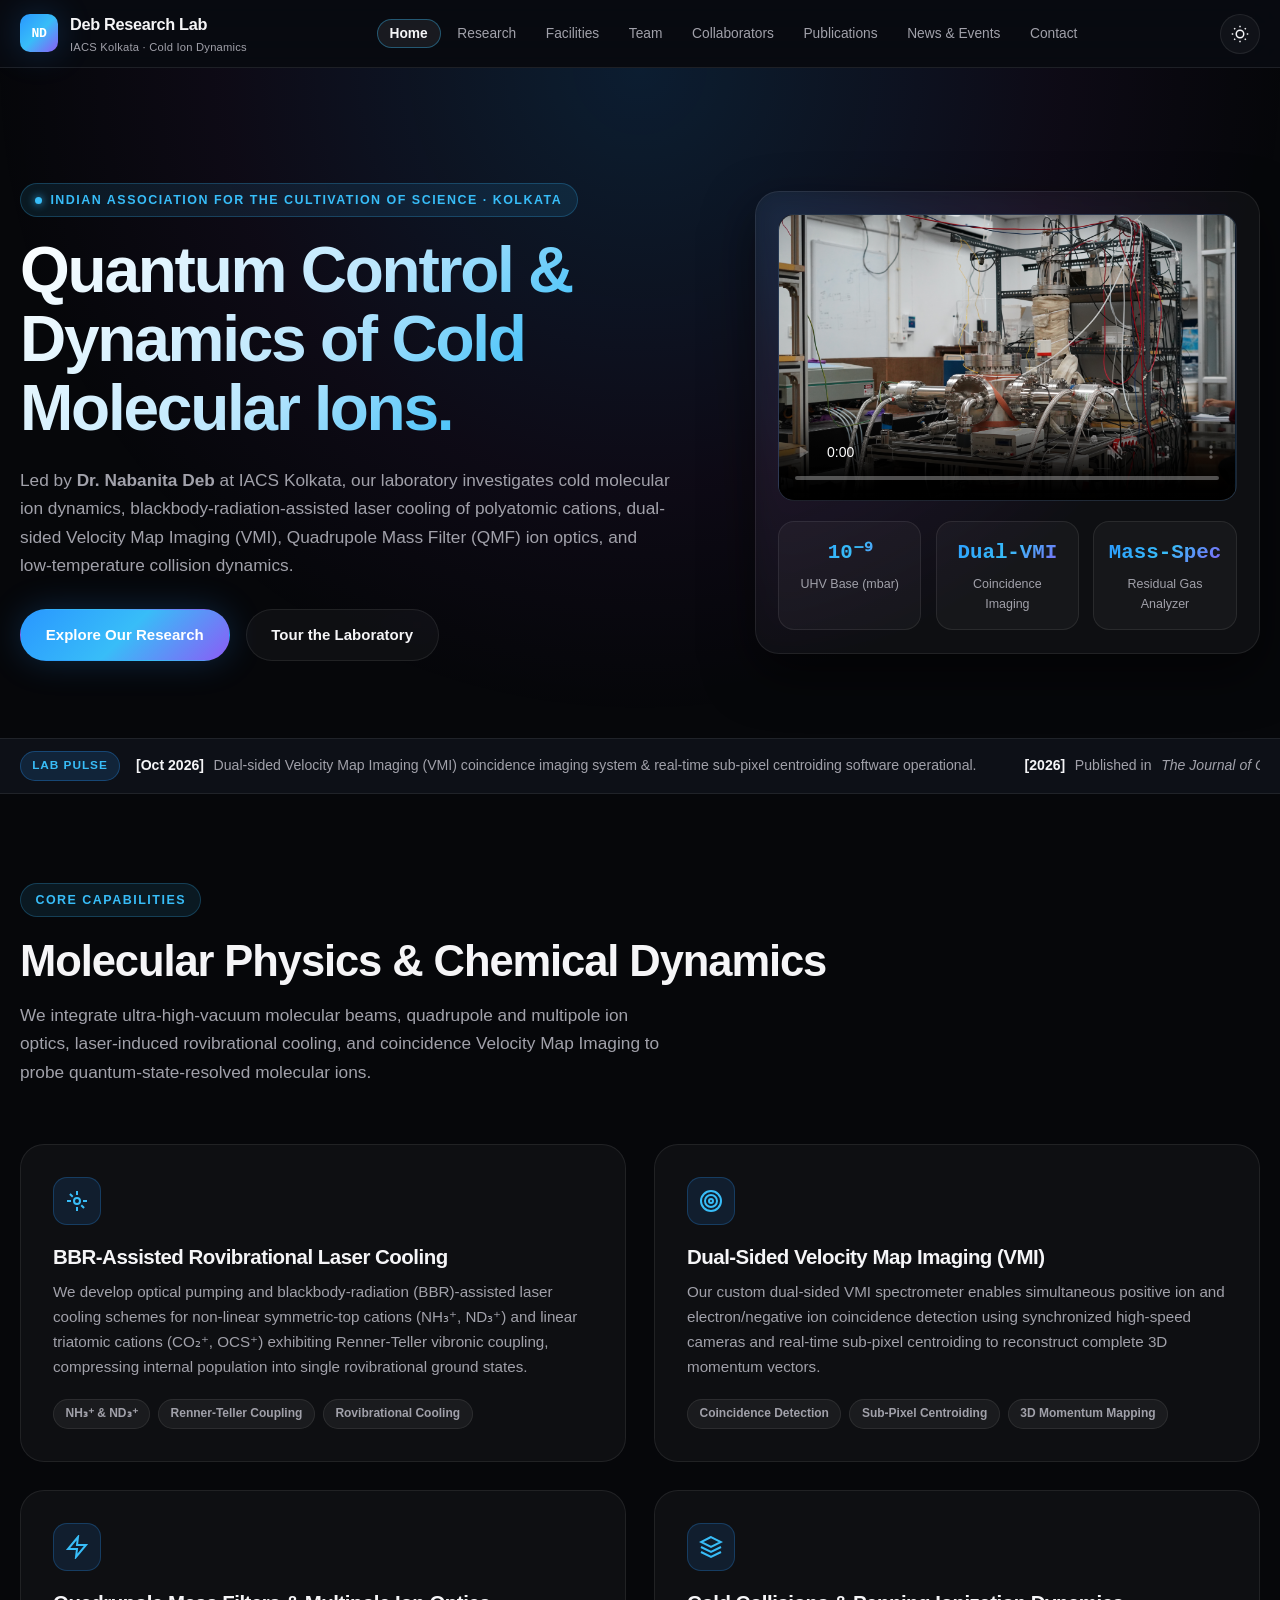
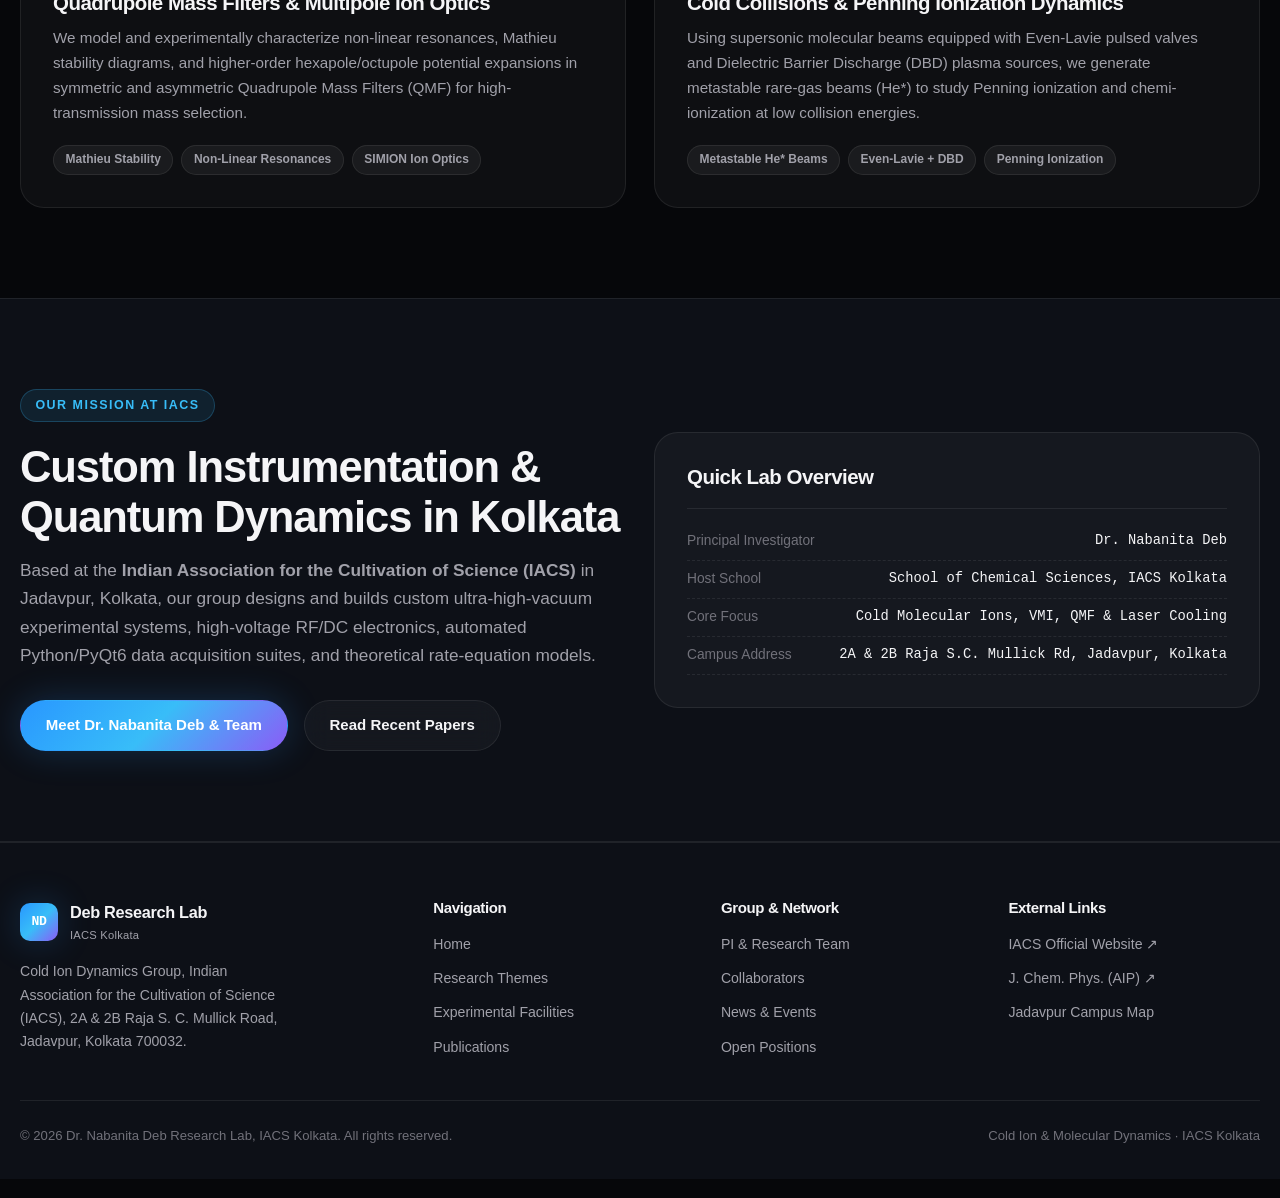
<file: index.html>
<!DOCTYPE html>
<html lang="en" data-theme="dark">
<head>
  <meta charset="UTF-8" />
  <meta name="viewport" content="width=device-width, initial-scale=1.0" />
  <title>Cold Ion Dynamics Lab | Dr. Nabanita Deb | IACS Kolkata</title>
  <meta name="description" content="Cold Ion Dynamics Research Group led by Dr. Nabanita Deb at the Indian Association for the Cultivation of Science (IACS), Jadavpur, Kolkata." />

  <style>
    /* ==========================================================================
       Dr. Nabanita Deb Research Lab | IACS Kolkata
       Apple-Inspired Fluid Design System (Dark & Light Mode) — Single-File Build
       ========================================================================== */

    :root,
    [data-theme="dark"] {
      --bg-primary: #06070a;
      --bg-secondary: #0d1017;
      --bg-elevated: rgba(22, 27, 38, 0.72);
      --bg-card: rgba(255, 255, 255, 0.035);
      --bg-card-hover: rgba(255, 255, 255, 0.065);
      --glass-bg: rgba(10, 12, 18, 0.78);
      --glass-border: rgba(255, 255, 255, 0.09);
      --border-subtle: rgba(255, 255, 255, 0.08);
      --border-highlight: rgba(56, 189, 248, 0.38);

      --text-primary: #f5f5f7;
      --text-secondary: #a1a1aa;
      --text-muted: #71717a;

      --accent-blue: #2997ff;
      --accent-cyan: #38bdf8;
      --accent-violet: #a855f7;
      --accent-emerald: #10b981;
      --accent-amber: #f59e0b;

      --gradient-text: linear-gradient(135deg, #ffffff 0%, #bae6fd 45%, #38bdf8 75%, #a855f7 100%);
      --gradient-accent: linear-gradient(135deg, #2997ff 0%, #38bdf8 50%, #8b5cf6 100%);
      --gradient-surface: radial-gradient(circle at 50% 0%, rgba(41, 151, 255, 0.16), rgba(168, 85, 247, 0.05) 45%, transparent 70%);

      --shadow-sm: 0 4px 16px rgba(0, 0, 0, 0.25);
      --shadow-lg: 0 20px 50px rgba(0, 0, 0, 0.55);
      --shadow-glow: 0 0 35px rgba(41, 151, 255, 0.22);
    }

    [data-theme="light"] {
      --bg-primary: #fbfbfd;
      --bg-secondary: #f2f4f8;
      --bg-elevated: rgba(255, 255, 255, 0.85);
      --bg-card: rgba(255, 255, 255, 0.92);
      --bg-card-hover: #ffffff;
      --glass-bg: rgba(251, 251, 253, 0.84);
      --glass-border: rgba(0, 0, 0, 0.08);
      --border-subtle: rgba(0, 0, 0, 0.08);
      --border-highlight: rgba(0, 113, 227, 0.35);

      --text-primary: #1d1d1f;
      --text-secondary: #515154;
      --text-muted: #86868b;

      --accent-blue: #0071e3;
      --accent-cyan: #0284c7;
      --accent-violet: #7c3aed;
      --accent-emerald: #059669;
      --accent-amber: #d97706;

      --gradient-text: linear-gradient(135deg, #1d1d1f 0%, #0071e3 55%, #7c3aed 100%);
      --gradient-accent: linear-gradient(135deg, #0071e3 0%, #0284c7 50%, #7c3aed 100%);
      --gradient-surface: radial-gradient(circle at 50% 0%, rgba(0, 113, 227, 0.1), rgba(124, 58, 237, 0.04) 45%, transparent 70%);

      --shadow-sm: 0 4px 16px rgba(0, 0, 0, 0.05);
      --shadow-lg: 0 20px 45px rgba(0, 0, 0, 0.09);
      --shadow-glow: 0 0 30px rgba(0, 113, 227, 0.15);
    }

    :root {
      --font-sans: -apple-system, BlinkMacSystemFont, "SF Pro Display", "SF Pro Text", "Inter", "Segoe UI", Roboto, Helvetica, Arial, sans-serif;
      --font-mono: "SF Mono", "JetBrains Mono", "Fira Code", monospace;
      --radius-sm: 10px;
      --radius-md: 16px;
      --radius-lg: 24px;
      --radius-pill: 9999px;
      --container-max: 1280px;
      --container-wide: 1440px;
      --header-height: 68px;
      --transition-smooth: cubic-bezier(0.16, 1, 0.3, 1);
    }

    *, *::before, *::after {
      box-sizing: border-box;
      margin: 0;
      padding: 0;
    }

    html {
      scroll-behavior: smooth;
      font-size: 16px;
      -webkit-font-smoothing: antialiased;
      -moz-osx-font-smoothing: grayscale;
    }

    body {
      font-family: var(--font-sans);
      background-color: var(--bg-primary);
      color: var(--text-primary);
      line-height: 1.65;
      overflow-x: hidden;
      transition: background-color 0.35s ease, color 0.35s ease;
      min-height: 100vh;
      display: flex;
      flex-direction: column;
    }

    main {
      flex: 1;
    }

    a {
      color: inherit;
      text-decoration: none;
      transition: color 0.2s ease, opacity 0.2s ease;
    }

    img, svg, video {
      max-width: 100%;
      display: block;
    }

    /* Single-Page Application (SPA) View Switching */
    .page-view {
      display: none;
      animation: pageFadeIn 0.45s var(--transition-smooth) forwards;
    }

    .page-view.active {
      display: block;
    }

    @keyframes pageFadeIn {
      from {
        opacity: 0;
        transform: translateY(12px);
      }
      to {
        opacity: 1;
        transform: translateY(0);
      }
    }

    /* Layout Containers */
    .container {
      width: min(100% - 2.5rem, var(--container-max));
      margin-inline: auto;
    }

    @media (min-width: 1600px) {
      .container {
        width: min(100% - 4rem, var(--container-wide));
      }
    }

    .section {
      padding: clamp(3.75rem, 7vw, 6.5rem) 0;
      position: relative;
    }

    .section-alt {
      background-color: var(--bg-secondary);
      border-top: 1px solid var(--border-subtle);
      border-bottom: 1px solid var(--border-subtle);
    }

    /* Typography */
    .eyebrow {
      display: inline-flex;
      align-items: center;
      gap: 0.5rem;
      font-size: 0.78rem;
      font-weight: 600;
      text-transform: uppercase;
      letter-spacing: 0.12em;
      color: var(--accent-cyan);
      background: rgba(56, 189, 248, 0.1);
      border: 1px solid rgba(56, 189, 248, 0.24);
      padding: 0.35rem 0.9rem;
      border-radius: var(--radius-pill);
      margin-bottom: 1.2rem;
    }

    .eyebrow-dot {
      width: 7px;
      height: 7px;
      border-radius: 50%;
      background: var(--accent-cyan);
      box-shadow: 0 0 8px var(--accent-cyan);
    }

    h1, h2, h3, h4 {
      letter-spacing: -0.025em;
      line-height: 1.15;
      font-weight: 700;
    }

    .hero-title {
      font-size: clamp(2.35rem, 5vw, 4.35rem);
      letter-spacing: -0.035em;
      line-height: 1.08;
      background: var(--gradient-text);
      -webkit-background-clip: text;
      background-clip: text;
      color: transparent;
      margin-bottom: 1.4rem;
    }

    .section-title {
      font-size: clamp(1.85rem, 3.4vw, 2.75rem);
      margin-bottom: 0.9rem;
    }

    .section-subtitle {
      font-size: clamp(1rem, 1.35vw, 1.18rem);
      color: var(--text-secondary);
      max-width: 68ch;
    }

    .section-header {
      margin-bottom: clamp(2.25rem, 4.5vw, 3.75rem);
    }

    .section-header.center {
      text-align: center;
      margin-inline: auto;
    }

    .section-header.center .section-subtitle {
      margin-inline: auto;
    }

    /* Sticky Glassmorphism Navigation */
    .site-header {
      position: sticky;
      top: 0;
      z-index: 1000;
      height: var(--header-height);
      background: var(--glass-bg);
      backdrop-filter: saturate(180%) blur(20px);
      -webkit-backdrop-filter: saturate(180%) blur(20px);
      border-bottom: 1px solid var(--glass-border);
      transition: background 0.3s ease, border-color 0.3s ease;
    }

    .nav-container {
      height: 100%;
      display: flex;
      align-items: center;
      justify-content: space-between;
      gap: 1rem;
    }

    .brand {
      display: flex;
      align-items: center;
      gap: 0.75rem;
      font-weight: 700;
      font-size: 1.02rem;
      letter-spacing: -0.02em;
      cursor: pointer;
    }

    .brand-mark {
      width: 38px;
      height: 38px;
      border-radius: 10px;
      background: var(--gradient-accent);
      display: grid;
      place-items: center;
      color: #fff;
      font-family: var(--font-mono);
      font-weight: 700;
      font-size: 0.82rem;
      box-shadow: var(--shadow-glow);
    }

    .brand-text span {
      display: block;
      font-size: 0.7rem;
      font-weight: 500;
      color: var(--text-secondary);
      letter-spacing: 0.02em;
    }

    .nav-links {
      display: flex;
      align-items: center;
      gap: 0.25rem;
      list-style: none;
    }

    .nav-links a {
      padding: 0.45rem 0.8rem;
      border-radius: var(--radius-pill);
      font-size: 0.86rem;
      font-weight: 500;
      color: var(--text-secondary);
      transition: all 0.2s ease;
    }

    .nav-links a:hover,
    .nav-links a.active {
      color: var(--text-primary);
      background: var(--bg-card-hover);
    }

    .nav-links a.active {
      font-weight: 600;
      box-shadow: inset 0 0 0 1px var(--border-highlight);
    }

    .nav-actions {
      display: flex;
      align-items: center;
      gap: 0.5rem;
    }

    .theme-toggle,
    .menu-toggle {
      width: 40px;
      height: 40px;
      border-radius: 50%;
      border: 1px solid var(--border-subtle);
      background: var(--bg-card);
      color: var(--text-primary);
      display: grid;
      place-items: center;
      cursor: pointer;
      transition: transform 0.2s ease, background 0.2s ease, border-color 0.2s ease;
    }

    .theme-toggle:hover,
    .menu-toggle:hover {
      background: var(--bg-card-hover);
      border-color: var(--border-highlight);
      transform: scale(1.05);
    }

    .menu-toggle {
      display: none;
    }

    /* Buttons */
    .btn-group {
      display: flex;
      flex-wrap: wrap;
      gap: 1rem;
      margin-top: 1.85rem;
    }

    .btn {
      display: inline-flex;
      align-items: center;
      justify-content: center;
      gap: 0.55rem;
      padding: 0.78rem 1.55rem;
      border-radius: var(--radius-pill);
      font-size: 0.94rem;
      font-weight: 600;
      cursor: pointer;
      border: 1px solid transparent;
      transition: transform 0.25s var(--transition-smooth), box-shadow 0.25s ease, background 0.25s ease;
    }

    .btn-primary {
      background: var(--gradient-accent);
      color: #ffffff;
      box-shadow: var(--shadow-glow);
    }

    .btn-primary:hover {
      transform: translateY(-2px);
      box-shadow: 0 8px 25px rgba(41, 151, 255, 0.4);
    }

    .btn-secondary {
      background: var(--bg-card);
      color: var(--text-primary);
      border-color: var(--border-subtle);
      backdrop-filter: blur(12px);
    }

    .btn-secondary:hover {
      background: var(--bg-card-hover);
      border-color: var(--border-highlight);
      transform: translateY(-2px);
    }

    /* Hero Section & Video Player */
    .hero {
      position: relative;
      padding: clamp(4rem, 9vw, 7.5rem) 0 clamp(3.5rem, 6vw, 5.5rem);
      background: var(--gradient-surface);
      overflow: hidden;
    }

    .hero-grid {
      display: grid;
      grid-template-columns: 1.15fr 0.85fr;
      gap: clamp(2rem, 4vw, 4rem);
      align-items: center;
    }

    .hero-visual {
      position: relative;
      background: var(--bg-card);
      border: 1px solid var(--border-subtle);
      border-radius: var(--radius-lg);
      padding: 1.4rem;
      box-shadow: var(--shadow-lg);
      backdrop-filter: blur(16px);
    }

    .hero-video-frame {
      position: relative;
      width: 100%;
      aspect-ratio: 16 / 10;
      border-radius: var(--radius-md);
      overflow: hidden;
      background: linear-gradient(135deg, rgba(10, 14, 24, 0.92), rgba(41, 151, 255, 0.16));
      border: 1px solid var(--border-subtle);
      display: flex;
      align-items: center;
      justify-content: center;
    }

    .hero-video-frame video,
    .hero-video-frame iframe {
      width: 100%;
      height: 100%;
      object-fit: cover;
      border: 0;
      position: relative;
      z-index: 2;
    }

    .video-fallback-caption {
      position: absolute;
      inset: 0;
      display: flex;
      flex-direction: column;
      align-items: center;
      justify-content: center;
      padding: 1.25rem;
      text-align: center;
      z-index: 1;
      color: var(--text-secondary);
      font-size: 0.84rem;
    }

    .page-hero {
      padding: clamp(3.25rem, 6vw, 5.25rem) 0 clamp(2.25rem, 4vw, 3.25rem);
      background: var(--gradient-surface);
      border-bottom: 1px solid var(--border-subtle);
    }

    /* News Ticker */
    .ticker-bar {
      background: var(--bg-secondary);
      border-top: 1px solid var(--border-subtle);
      border-bottom: 1px solid var(--border-subtle);
      padding: 0.75rem 0;
      overflow: hidden;
    }

    .ticker-wrap {
      display: flex;
      align-items: center;
      gap: 1rem;
    }

    .ticker-badge {
      flex-shrink: 0;
      background: rgba(41, 151, 255, 0.15);
      color: var(--accent-cyan);
      border: 1px solid rgba(41, 151, 255, 0.3);
      font-size: 0.74rem;
      font-weight: 700;
      text-transform: uppercase;
      padding: 0.25rem 0.7rem;
      border-radius: var(--radius-pill);
      letter-spacing: 0.08em;
    }

    .ticker-viewport {
      overflow: hidden;
      flex: 1;
      position: relative;
    }

    .ticker-track {
      display: flex;
      gap: 3rem;
      width: max-content;
      animation: tickerScroll 40s linear infinite;
    }

    .ticker-track:hover {
      animation-play-state: paused;
    }

    .ticker-item {
      display: inline-flex;
      align-items: center;
      gap: 0.6rem;
      font-size: 0.88rem;
      color: var(--text-secondary);
      white-space: nowrap;
    }

    .ticker-item strong {
      color: var(--text-primary);
    }

    @keyframes tickerScroll {
      0% { transform: translateX(0); }
      100% { transform: translateX(-50%); }
    }

    /* Grid Systems & Cards */
    .grid-2 {
      display: grid;
      grid-template-columns: repeat(auto-fit, minmax(min(100%, 440px), 1fr));
      gap: 1.75rem;
    }

    .grid-3 {
      display: grid;
      grid-template-columns: repeat(auto-fit, minmax(min(100%, 310px), 1fr));
      gap: 1.75rem;
    }

    .card {
      position: relative;
      background: var(--bg-card);
      border: 1px solid var(--border-subtle);
      border-radius: var(--radius-lg);
      padding: 2rem;
      transition: transform 0.35s var(--transition-smooth), border-color 0.3s ease, background 0.3s ease, box-shadow 0.35s ease;
      overflow: hidden;
      transform-style: preserve-3d;
    }

    .card:hover {
      background: var(--bg-card-hover);
      border-color: var(--border-highlight);
      box-shadow: var(--shadow-lg);
    }

    .card-icon {
      width: 48px;
      height: 48px;
      border-radius: 14px;
      background: rgba(41, 151, 255, 0.12);
      border: 1px solid rgba(41, 151, 255, 0.25);
      color: var(--accent-cyan);
      display: grid;
      place-items: center;
      margin-bottom: 1.25rem;
    }

    .card h3 {
      font-size: 1.28rem;
      margin-bottom: 0.65rem;
    }

    .card p {
      color: var(--text-secondary);
      font-size: 0.95rem;
    }

    /* Media Frames */
    .media-frame {
      position: relative;
      width: 100%;
      aspect-ratio: 16 / 10;
      border-radius: var(--radius-md);
      background: linear-gradient(135deg, rgba(41, 151, 255, 0.12), rgba(168, 85, 247, 0.12));
      border: 1px solid var(--border-subtle);
      display: flex;
      flex-direction: column;
      align-items: center;
      justify-content: center;
      padding: 1.25rem;
      margin-bottom: 1.5rem;
      overflow: hidden;
      text-align: center;
    }

    .media-frame img {
      position: absolute;
      inset: 0;
      width: 100%;
      height: 100%;
      object-fit: cover;
      z-index: 2;
    }

    .profile-meta {
      display: block;
      margin-top: 0.65rem;
      color: var(--text-secondary);
      font-size: 0.86rem;
    }

    /* Tags & Specs */
    .tag-list {
      display: flex;
      flex-wrap: wrap;
      gap: 0.5rem;
      margin-top: 1.25rem;
    }

    .tag {
      font-size: 0.75rem;
      font-weight: 600;
      padding: 0.26rem 0.72rem;
      border-radius: var(--radius-pill);
      background: rgba(255, 255, 255, 0.05);
      border: 1px solid var(--border-subtle);
      color: var(--text-secondary);
    }

    [data-theme="light"] .tag {
      background: rgba(0, 0, 0, 0.04);
    }

    .spec-list {
      list-style: none;
      margin-top: 1.25rem;
      border-top: 1px solid var(--border-subtle);
      padding-top: 0.85rem;
    }

    .spec-list li {
      display: flex;
      justify-content: space-between;
      gap: 1rem;
      padding: 0.45rem 0;
      font-size: 0.86rem;
      border-bottom: 1px dashed var(--border-subtle);
    }

    .spec-list li span:first-child {
      color: var(--text-muted);
    }

    .spec-list li span:last-child {
      font-family: var(--font-mono);
      color: var(--text-primary);
      font-weight: 500;
      text-align: right;
    }

    /* Stats Strip */
    .stats-grid {
      display: grid;
      grid-template-columns: repeat(3, 1fr);
      gap: 0.9rem;
      margin-top: 1.25rem;
    }

    .stat-card {
      background: var(--bg-card);
      border: 1px solid var(--border-subtle);
      border-radius: var(--radius-md);
      padding: 0.9rem;
      text-align: center;
    }

    .stat-value {
      font-size: 1.3rem;
      font-weight: 800;
      background: var(--gradient-accent);
      -webkit-background-clip: text;
      background-clip: text;
      color: transparent;
      font-family: var(--font-mono);
    }

    .stat-label {
      font-size: 0.78rem;
      color: var(--text-secondary);
      margin-top: 0.2rem;
    }

    /* Expandable Accordions */
    .accordion {
      display: flex;
      flex-direction: column;
      gap: 1rem;
    }

    .accordion-item {
      background: var(--bg-card);
      border: 1px solid var(--border-subtle);
      border-radius: var(--radius-md);
      overflow: hidden;
      transition: border-color 0.25s ease;
    }

    .accordion-item.open {
      border-color: var(--border-highlight);
    }

    .accordion-trigger {
      width: 100%;
      background: none;
      border: none;
      color: var(--text-primary);
      padding: 1.3rem 1.5rem;
      text-align: left;
      font-size: 1.05rem;
      font-weight: 600;
      display: flex;
      align-items: center;
      justify-content: space-between;
      gap: 1rem;
      cursor: pointer;
    }

    .accordion-icon {
      width: 28px;
      height: 28px;
      border-radius: 50%;
      background: rgba(41, 151, 255, 0.12);
      display: grid;
      place-items: center;
      color: var(--accent-cyan);
      transition: transform 0.3s ease;
      flex-shrink: 0;
    }

    .accordion-item.open .accordion-icon {
      transform: rotate(180deg);
    }

    .accordion-content {
      display: grid;
      grid-template-rows: 0fr;
      transition: grid-template-rows 0.35s var(--transition-smooth);
    }

    .accordion-item.open .accordion-content {
      grid-template-rows: 1fr;
    }

    .accordion-inner {
      overflow: hidden;
    }

    .accordion-body {
      padding: 1.2rem 1.5rem 1.5rem;
      color: var(--text-secondary);
      border-top: 1px solid var(--border-subtle);
    }

    /* Team Profile Cards (PI, Postdocs & PhD Students) */
    .pi-showcase {
      display: grid;
      grid-template-columns: 300px 1fr;
      gap: 2.5rem;
      align-items: start;
    }

    .profile-photo-frame {
      width: 100%;
      aspect-ratio: 4 / 5;
      border-radius: var(--radius-lg);
      background: linear-gradient(145deg, rgba(41, 151, 255, 0.18), rgba(168, 85, 247, 0.15));
      border: 1px solid var(--border-subtle);
      display: flex;
      flex-direction: column;
      align-items: center;
      justify-content: center;
      position: relative;
      overflow: hidden;
    }

    .profile-photo-frame img {
      position: absolute;
      inset: 0;
      width: 100%;
      height: 100%;
      object-fit: cover;
      z-index: 2;
    }

    .member-photo-frame {
      width: 100%;
      aspect-ratio: 4 / 4.2;
      border-radius: var(--radius-md);
      background: linear-gradient(145deg, rgba(41, 151, 255, 0.14), rgba(168, 85, 247, 0.12));
      border: 1px solid var(--border-subtle);
      display: flex;
      flex-direction: column;
      align-items: center;
      justify-content: center;
      position: relative;
      overflow: hidden;
      margin-bottom: 1.15rem;
    }

    .member-photo-frame img {
      position: absolute;
      inset: 0;
      width: 100%;
      height: 100%;
      object-fit: cover;
      z-index: 2;
    }

    .member-avatar {
      width: 76px;
      height: 76px;
      border-radius: 50%;
      background: var(--gradient-accent);
      display: grid;
      place-items: center;
      color: #fff;
      font-weight: 700;
      font-size: 1.25rem;
      margin-bottom: 0.4rem;
    }

    /* Filter Bar & Publications (With Sheet Images) */
    .filter-bar {
      display: flex;
      flex-wrap: wrap;
      gap: 0.75rem;
      align-items: center;
      justify-content: space-between;
      margin-bottom: 2rem;
    }

    .filter-pills {
      display: flex;
      flex-wrap: wrap;
      gap: 0.5rem;
    }

    .filter-btn {
      padding: 0.5rem 1.1rem;
      border-radius: var(--radius-pill);
      border: 1px solid var(--border-subtle);
      background: var(--bg-card);
      color: var(--text-secondary);
      font-size: 0.86rem;
      font-weight: 600;
      cursor: pointer;
      transition: all 0.2s ease;
    }

    .filter-btn.active,
    .filter-btn:hover {
      background: var(--accent-blue);
      color: #fff;
      border-color: var(--accent-blue);
    }

    .search-input {
      padding: 0.6rem 1.1rem;
      border-radius: var(--radius-pill);
      border: 1px solid var(--border-subtle);
      background: var(--bg-card);
      color: var(--text-primary);
      font-size: 0.9rem;
      min-width: 260px;
    }

    .search-input:focus {
      outline: none;
      border-color: var(--accent-cyan);
    }

    .pub-item {
      display: grid;
      grid-template-columns: 150px 1fr;
      gap: 1.5rem;
      align-items: center;
      padding: 1.5rem;
      background: var(--bg-card);
      border: 1px solid var(--border-subtle);
      border-radius: var(--radius-md);
      margin-bottom: 1.15rem;
      transition: border-color 0.25s ease, transform 0.25s ease, box-shadow 0.25s ease;
    }

    .pub-item:hover {
      border-color: var(--border-highlight);
      transform: translateX(4px);
      box-shadow: var(--shadow-sm);
    }

    .pub-thumb {
      width: 150px;
      height: 150px;
      border-radius: var(--radius-sm);
      background: rgba(255, 255, 255, 0.04);
      border: 1px solid var(--border-subtle);
      display: flex;
      align-items: center;
      justify-content: center;
      overflow: hidden;
      padding: 0.4rem;
      flex-shrink: 0;
    }

    .pub-thumb img {
      width: 100%;
      height: 100%;
      object-fit: contain;
      border-radius: 6px;
    }

    .pub-content {
      display: flex;
      flex-direction: column;
      gap: 0.55rem;
    }

    .pub-meta {
      display: flex;
      flex-wrap: wrap;
      gap: 0.6rem;
      align-items: center;
      font-size: 0.82rem;
    }

    .pub-year {
      font-family: var(--font-mono);
      font-weight: 700;
      color: var(--accent-cyan);
      font-size: 0.9rem;
    }

    .sheet-sync-badge {
      display: inline-flex;
      align-items: center;
      gap: 0.45rem;
      font-size: 0.78rem;
      color: var(--text-muted);
      font-family: var(--font-mono);
      margin-bottom: 1rem;
    }

    /* Timeline (News & Events) */
    .timeline {
      position: relative;
      padding-left: 2rem;
      border-left: 2px solid var(--border-subtle);
      display: flex;
      flex-direction: column;
      gap: 1.75rem;
    }

    .timeline-item {
      position: relative;
    }

    .timeline-dot {
      position: absolute;
      left: -2.45rem;
      top: 0.35rem;
      width: 14px;
      height: 14px;
      border-radius: 50%;
      background: var(--accent-cyan);
      box-shadow: 0 0 12px var(--accent-cyan);
    }

    /* Contact Form & Map */
    .form-group {
      margin-bottom: 1.2rem;
    }

    .form-label {
      display: block;
      font-size: 0.86rem;
      font-weight: 600;
      margin-bottom: 0.45rem;
      color: var(--text-secondary);
    }

    .form-control {
      width: 100%;
      padding: 0.78rem 1rem;
      border-radius: var(--radius-sm);
      border: 1px solid var(--border-subtle);
      background: var(--bg-secondary);
      color: var(--text-primary);
      font-family: inherit;
      font-size: 0.94rem;
      transition: border-color 0.2s ease;
    }

    .form-control:focus {
      outline: none;
      border-color: var(--accent-cyan);
    }

    .map-frame {
      width: 100%;
      height: 350px;
      border: 1px solid var(--border-subtle);
      border-radius: var(--radius-md);
      overflow: hidden;
    }

    /* Scroll Reveal Animations */
    .reveal {
      opacity: 0;
      transform: translateY(20px);
      transition: opacity 0.65s var(--transition-smooth), transform 0.65s var(--transition-smooth);
    }

    .reveal.visible {
      opacity: 1;
      transform: translateY(0);
    }

    /* Footer */
    .site-footer {
      background: var(--bg-secondary);
      border-top: 1px solid var(--border-subtle);
      padding: 3.5rem 0 2rem;
      margin-top: auto;
    }

    .footer-grid {
      display: grid;
      grid-template-columns: 1.5fr repeat(3, 1fr);
      gap: 2.25rem;
      margin-bottom: 2.5rem;
    }

    .footer-col h4 {
      font-size: 0.94rem;
      margin-bottom: 0.9rem;
      color: var(--text-primary);
    }

    .footer-links {
      list-style: none;
      display: flex;
      flex-direction: column;
      gap: 0.5rem;
    }

    .footer-links a {
      font-size: 0.88rem;
      color: var(--text-secondary);
    }

    .footer-links a:hover {
      color: var(--accent-cyan);
    }

    .footer-bottom {
      padding-top: 1.5rem;
      border-top: 1px solid var(--border-subtle);
      display: flex;
      flex-wrap: wrap;
      justify-content: space-between;
      gap: 1rem;
      font-size: 0.82rem;
      color: var(--text-muted);
    }

    /* Responsive Breakpoints */
    @media (max-width: 1024px) {
      .hero-grid,
      .pi-showcase {
        grid-template-columns: 1fr;
      }

      .footer-grid {
        grid-template-columns: 1fr 1fr;
      }

      .menu-toggle {
        display: grid;
      }

      .nav-links {
        position: fixed;
        top: var(--header-height);
        left: 0;
        right: 0;
        background: var(--bg-secondary);
        border-bottom: 1px solid var(--border-subtle);
        flex-direction: column;
        align-items: stretch;
        padding: 1.25rem;
        gap: 0.4rem;
        transform: translateY(-120%);
        opacity: 0;
        pointer-events: none;
        transition: transform 0.35s var(--transition-smooth), opacity 0.25s ease;
        box-shadow: var(--shadow-lg);
      }

      .nav-links.open {
        transform: translateY(0);
        opacity: 1;
        pointer-events: auto;
      }
    }

    @media (max-width: 680px) {
      .pub-item {
        grid-template-columns: 1fr;
      }
      .pub-thumb {
        width: 100%;
        height: 180px;
      }
      .footer-grid,
      .stats-grid {
        grid-template-columns: 1fr;
      }
      .btn-group {
        flex-direction: column;
      }
      .btn,
      .search-input {
        width: 100%;
      }
    }
  </style>
</head>
<body>

  <!-- ========================================================================
       STICKY GLASSMORPHISM HEADER
       ======================================================================== -->
  <header class="site-header">
    <div class="container nav-container">
      <a href="#home" class="brand" data-nav="home">
        <div class="brand-mark">ND</div>
        <div class="brand-text">
          Deb Research Lab
          <span>IACS Kolkata · Cold Ion Dynamics</span>
        </div>
      </a>

      <nav aria-label="Primary Navigation">
        <ul class="nav-links" id="nav-links">
          <li><a href="#home" data-nav="home" class="active">Home</a></li>
          <li><a href="#research" data-nav="research">Research</a></li>
          <li><a href="#facilities" data-nav="facilities">Facilities</a></li>
          <li><a href="#team" data-nav="team">Team</a></li>
          <li><a href="#collaborators" data-nav="collaborators">Collaborators</a></li>
          <li><a href="#publications" data-nav="publications">Publications</a></li>
          <li><a href="#news" data-nav="news">News &amp; Events</a></li>
          <li><a href="#contact" data-nav="contact">Contact</a></li>
        </ul>
      </nav>

      <div class="nav-actions">
        <button id="theme-toggle" class="theme-toggle" aria-label="Toggle color theme"></button>
        <button id="menu-toggle" class="menu-toggle" aria-label="Toggle navigation menu" aria-expanded="false">
          <svg width="20" height="20" viewBox="0 0 24 24" fill="none" stroke="currentColor" stroke-width="2">
            <path d="M3 12h18M3 6h18M3 18h18" />
          </svg>
        </button>
      </div>
    </div>
  </header>

  <main>
    <!-- ======================================================================
         1. HOME VIEW (#home)
         ====================================================================== -->
    <section id="view-home" class="page-view active">
      <div class="hero">
        <div class="container hero-grid">
          <div class="reveal">
            <div class="eyebrow">
              <span class="eyebrow-dot"></span>
              Indian Association for the Cultivation of Science · Kolkata
            </div>
            <h1 class="hero-title">
              Quantum Control &amp; Dynamics of Cold Molecular Ions.
            </h1>
            <p class="section-subtitle">
              Led by <strong>Dr. Nabanita Deb</strong> at IACS Kolkata, our laboratory investigates cold molecular ion dynamics, blackbody-radiation-assisted laser cooling of polyatomic cations, dual-sided Velocity Map Imaging (VMI), Quadrupole Mass Filter (QMF) ion optics, and low-temperature collision dynamics.
            </p>
            <div class="btn-group">
              <a href="#research" class="btn btn-primary">Explore Our Research</a>
              <a href="#facilities" class="btn btn-secondary">Tour the Laboratory</a>
            </div>
          </div>

          <div class="hero-visual tilt-card reveal">
            <div class="hero-video-frame">
              <video
                autoplay
                muted
                loop
                playsinline
                controls
                poster="assets/images/instrument/UHV%20chamber.JPG"
              >
                <source src="assets/videos/Lab_setup_timelapse_compressed.mp4" type="video/mp4" />
                Your browser does not support HTML5 video.
              </video>

              <div class="video-fallback-caption">
                <svg width="44" height="44" viewBox="0 0 24 24" fill="none" stroke="var(--accent-cyan)" stroke-width="1.75" style="margin-bottom: 0.5rem;">
                  <polygon points="5 3 19 12 5 21 5 3"></polygon>
                </svg>
                <strong>Inside the Cold Ion Dynamics Laboratory</strong>
                <span>Laboratory setup and experimental instrumentation at IACS Kolkata.</span>
              </div>
            </div>

            <div class="stats-grid">
              <div class="stat-card">
                <div class="stat-value">10⁻⁹</div>
                <div class="stat-label">UHV Base (mbar)</div>
              </div>
              <div class="stat-card">
                <div class="stat-value">Dual-VMI</div>
                <div class="stat-label">Coincidence Imaging</div>
              </div>
              <div class="stat-card">
                <div class="stat-value">Mass-Spec</div>
                <div class="stat-label">Residual Gas Analyzer</div>
              </div>
            </div>
          </div>
        </div>
      </div>

      <!-- Live News Ticker -->
      <div class="ticker-bar" aria-label="Latest Lab News Ticker">
        <div class="container ticker-wrap">
          <span class="ticker-badge">Lab Pulse</span>
          <div class="ticker-viewport">
            <div class="ticker-track">
              <span class="ticker-item"><strong>[Oct 2026]</strong> Dual-sided Velocity Map Imaging (VMI) coincidence imaging system &amp; real-time sub-pixel centroiding software operational.</span>
              <span class="ticker-item"><strong>[2026]</strong> Published in <em>The Journal of Chemical Physics</em>: BBR-assisted rovibrational cooling of symmetric-top molecular ions NH₃⁺ and ND₃⁺.</span>
              <span class="ticker-item"><strong>[2026]</strong> Published in <em>Int. J. Mass Spectrom.</em>: Influence of octupole field on quadrupole mass filter performance in the second stability zone.</span>
              <span class="ticker-item"><strong>[Openings]</strong> Motivated PhD candidates (CSIR-NET / GATE / INSPIRE) &amp; Postdoctoral Fellows invited to contact Dr. Nabanita Deb.</span>
              <!-- Duplicate for seamless loop -->
              <span class="ticker-item"><strong>[Oct 2026]</strong> Dual-sided Velocity Map Imaging (VMI) coincidence imaging system &amp; real-time sub-pixel centroiding software operational.</span>
              <span class="ticker-item"><strong>[2026]</strong> Published in <em>The Journal of Chemical Physics</em>: BBR-assisted rovibrational cooling of symmetric-top molecular ions NH₃⁺ and ND₃⁺.</span>
            </div>
          </div>
        </div>
      </div>

      <!-- Core Research Highlights -->
      <div class="section">
        <div class="container">
          <div class="section-header reveal">
            <div class="eyebrow">Core Capabilities</div>
            <h2 class="section-title">Molecular Physics &amp; Chemical Dynamics</h2>
            <p class="section-subtitle">
              We integrate ultra-high-vacuum molecular beams, quadrupole and multipole ion optics, laser-induced rovibrational cooling, and coincidence Velocity Map Imaging to probe quantum-state-resolved molecular ions.
            </p>
          </div>

          <div class="grid-2">
            <article class="card tilt-card reveal">
              <div class="card-icon">
                <svg width="24" height="24" viewBox="0 0 24 24" fill="none" stroke="currentColor" stroke-width="2"><circle cx="12" cy="12" r="3"/><path d="M12 2v4M12 18v4M4.93 4.93l2.83 2.83M16.24 16.24l2.83 2.83M2 12h4M18 12h4"/></svg>
              </div>
              <h3>BBR-Assisted Rovibrational Laser Cooling</h3>
              <p>
                We develop optical pumping and blackbody-radiation (BBR)-assisted laser cooling schemes for non-linear symmetric-top cations (NH₃⁺, ND₃⁺) and linear triatomic cations (CO₂⁺, OCS⁺) exhibiting Renner-Teller vibronic coupling, compressing internal population into single rovibrational ground states.
              </p>
              <div class="tag-list">
                <span class="tag">NH₃⁺ &amp; ND₃⁺</span>
                <span class="tag">Renner-Teller Coupling</span>
                <span class="tag">Rovibrational Cooling</span>
              </div>
            </article>

            <article class="card tilt-card reveal">
              <div class="card-icon">
                <svg width="24" height="24" viewBox="0 0 24 24" fill="none" stroke="currentColor" stroke-width="2"><circle cx="12" cy="12" r="10"/><circle cx="12" cy="12" r="6"/><circle cx="12" cy="12" r="2"/></svg>
              </div>
              <h3>Dual-Sided Velocity Map Imaging (VMI)</h3>
              <p>
                Our custom dual-sided VMI spectrometer enables simultaneous positive ion and electron/negative ion coincidence detection using synchronized high-speed cameras and real-time sub-pixel centroiding to reconstruct complete 3D momentum vectors.
              </p>
              <div class="tag-list">
                <span class="tag">Coincidence Detection</span>
                <span class="tag">Sub-Pixel Centroiding</span>
                <span class="tag">3D Momentum Mapping</span>
              </div>
            </article>

            <article class="card tilt-card reveal">
              <div class="card-icon">
                <svg width="24" height="24" viewBox="0 0 24 24" fill="none" stroke="currentColor" stroke-width="2"><polygon points="13 2 3 14 12 14 11 22 21 10 12 10 13 2"/></svg>
              </div>
              <h3>Quadrupole Mass Filters &amp; Multipole Ion Optics</h3>
              <p>
                We model and experimentally characterize non-linear resonances, Mathieu stability diagrams, and higher-order hexapole/octupole potential expansions in symmetric and asymmetric Quadrupole Mass Filters (QMF) for high-transmission mass selection.
              </p>
              <div class="tag-list">
                <span class="tag">Mathieu Stability</span>
                <span class="tag">Non-Linear Resonances</span>
                <span class="tag">SIMION Ion Optics</span>
              </div>
            </article>

            <article class="card tilt-card reveal">
              <div class="card-icon">
                <svg width="24" height="24" viewBox="0 0 24 24" fill="none" stroke="currentColor" stroke-width="2"><path d="M12 2L2 7l10 5 10-5-10-5zM2 17l10 5 10-5M2 12l10 5 10-5"/></svg>
              </div>
              <h3>Cold Collisions &amp; Penning Ionization Dynamics</h3>
              <p>
                Using supersonic molecular beams equipped with Even-Lavie pulsed valves and Dielectric Barrier Discharge (DBD) plasma sources, we generate metastable rare-gas beams (He*) to study Penning ionization and chemi-ionization at low collision energies.
              </p>
              <div class="tag-list">
                <span class="tag">Metastable He* Beams</span>
                <span class="tag">Even-Lavie + DBD</span>
                <span class="tag">Penning Ionization</span>
              </div>
            </article>
          </div>
        </div>
      </div>

      <!-- Institutional Mission Strip -->
      <div class="section section-alt">
        <div class="container">
          <div class="grid-2" style="align-items: center;">
            <div class="reveal">
              <div class="eyebrow">Our Mission at IACS</div>
              <h2 class="section-title">Custom Instrumentation &amp; Quantum Dynamics in Kolkata</h2>
              <p class="section-subtitle" style="margin-bottom: 1.2rem;">
                Based at the <strong>Indian Association for the Cultivation of Science (IACS)</strong> in Jadavpur, Kolkata, our group designs and builds custom ultra-high-vacuum experimental systems, high-voltage RF/DC electronics, automated Python/PyQt6 data acquisition suites, and theoretical rate-equation models.
              </p>
              <div class="btn-group">
                <a href="#team" class="btn btn-primary">Meet Dr. Nabanita Deb &amp; Team</a>
                <a href="#publications" class="btn btn-secondary">Read Recent Papers</a>
              </div>
            </div>

            <div class="card reveal">
              <h3>Quick Lab Overview</h3>
              <ul class="spec-list">
                <li><span>Principal Investigator</span><span>Dr. Nabanita Deb</span></li>
                <li><span>Host School</span><span>School of Chemical Sciences, IACS Kolkata</span></li>
                <li><span>Core Focus</span><span>Cold Molecular Ions, VMI, QMF &amp; Laser Cooling</span></li>
                <li><span>Campus Address</span><span>2A &amp; 2B Raja S.C. Mullick Rd, Jadavpur, Kolkata</span></li>
              </ul>
            </div>
          </div>
        </div>
      </div>
    </section>

    <!-- ======================================================================
         2. RESEARCH VIEW (#research)
         ====================================================================== -->
    <section id="view-research" class="page-view">
      <div class="page-hero">
        <div class="container reveal">
          <div class="eyebrow">Scientific Themes</div>
          <h1 class="hero-title" style="font-size: clamp(2.1rem, 4.2vw, 3.6rem);">
            Cold Molecular Ion Dynamics &amp; Chemical Reactions
          </h1>
          <p class="section-subtitle">
            Our research bridges experimental chemical physics—supersonic molecular beams, RF ion guides, and coincidence Velocity Map Imaging—with rigorous quantum-mechanical modeling of polyatomic ions.
          </p>
        </div>
      </div>

      <div class="section">
        <div class="container">
          <div class="grid-2">
            <div class="card tilt-card reveal">
              <span class="eyebrow">Theme 01</span>
              <h3>BBR-Assisted Laser Cooling of Polyatomic Molecular Ions</h3>
              <p>
                Unlike atomic ions, polyatomic molecular ions possess dense rotational and vibrational manifolds that complicate closed optical cycling. We investigate laser-induced, blackbody-radiation (BBR)-assisted rovibrational cooling in symmetric-top cations (<strong>NH₃⁺</strong> and <strong>ND₃⁺</strong>) as well as linear triatomic cations (<strong>CO₂⁺</strong> and <strong>OCS⁺</strong>) exhibiting Renner-Teller vibronic coupling. By driving selected ro-vibrational transitions and leveraging ambient BBR redistribution, internal populations are funneled into the lowest rotational states.
              </p>
              <div class="tag-list">
                <span class="tag">Symmetric-Top Ions (NH₃⁺ / ND₃⁺)</span>
                <span class="tag">Linear Triatomics (CO₂⁺ / OCS⁺)</span>
                <span class="tag">Rate-Equation Modeling</span>
              </div>
            </div>

            <div class="card tilt-card reveal">
              <span class="eyebrow">Theme 02</span>
              <h3>Dual-Sided Coincidence Velocity Map Imaging (VMI)</h3>
              <p>
                We are developing a dual-sided Velocity Map Imaging spectrometer capable of detecting positive ions and electrons/negative ions in coincidence. Equipped with precision electrostatic immersion lenses, dual synchronized gigabit CMOS cameras (Basler ace), and real-time sub-pixel centroiding software (<em>VMI Studio Pro</em>), the apparatus maps 3D velocity spheres of photofragments and collision products with high kinetic energy resolution.
              </p>
              <div class="tag-list">
                <span class="tag">Dual-Sided VMI</span>
                <span class="tag">Positive/Negative Coincidence</span>
                <span class="tag">Sub-Pixel Centroiding</span>
              </div>
            </div>

            <div class="card tilt-card reveal">
              <span class="eyebrow">Theme 03</span>
              <h3>Non-Linear Resonances in Quadrupole Mass Filters (QMF)</h3>
              <p>
                Mechanical imperfections or intentional electrode asymmetries in Quadrupole Mass Filters introduce higher-order multipole fields (hexapole, octupole, dodecapole) on top of the ideal quadrupolar potential. Using custom SIMION 8.1/2020 user programs and Python multipole expansions, we map Mathieu stability islands, secular frequency shifts, and non-linear resonance lines in single-rod and dual-rod asymmetric QMFs.
              </p>
              <div class="tag-list">
                <span class="tag">Mathieu Stability Diagrams</span>
                <span class="tag">Multipole Expansions</span>
                <span class="tag">Asymmetric QMF</span>
              </div>
            </div>

            <div class="card tilt-card reveal">
              <span class="eyebrow">Theme 04</span>
              <h3>Supersonic Metastable Beams &amp; Cold Collision Dynamics</h3>
              <p>
                Crossed-molecular-beam and guided-ion-beam experiments probe low-temperature Penning ionization and chemi-ionization processes involving metastable helium (He*) and argon (Ar). We design high-voltage RF drivers for Dielectric Barrier Discharge (DBD) plasma sources mounted directly on Even-Lavie pulsed valves to produce intense, cold supersonic packets of metastable atoms and molecular ions.
              </p>
              <div class="tag-list">
                <span class="tag">Even-Lavie Pulsed Valve</span>
                <span class="tag">DBD Plasma Source</span>
                <span class="tag">Penning Ionization</span>
              </div>
            </div>
          </div>
        </div>
      </div>

      <!-- Beamline Architecture Schematic -->
      <div class="section section-alt">
        <div class="container">
          <div class="section-header reveal">
            <div class="eyebrow">System Architecture</div>
            <h2 class="section-title">Dual-Sided VMI &amp; Quadrupole Ion Beamline Schematic</h2>
            <p class="section-subtitle">
              Functional layout of our supersonic DBD molecular beam source, quadrupole mass filter / ion guide, and dual-sided coincidence Velocity Map Imaging detector at IACS Kolkata.
            </p>
          </div>

          <div class="card reveal" style="padding: 2rem;">
            <svg viewBox="0 0 900 320" fill="none" xmlns="http://www.w3.org/2000/svg" aria-label="Schematic of Supersonic Source, QMF, and Dual-Sided VMI">
              <rect width="900" height="320" rx="14" fill="rgba(8, 11, 18, 0.88)" />
              <rect x="30" y="30" width="840" height="260" rx="12" stroke="rgba(255,255,255,0.18)" stroke-dasharray="6 4" />
              <!-- 1. Even-Lavie + DBD Source -->
              <rect x="55" y="130" width="90" height="60" rx="8" fill="#334155" stroke="#38bdf8" stroke-width="2" />
              <polygon points="165,160 195,125 195,195" fill="rgba(56,189,248,0.25)" stroke="#38bdf8" />
              <text x="52" y="112" fill="#38bdf8" font-family="monospace" font-size="11">1. Even-Lavie + DBD</text>

              <!-- 2. Quadrupole Mass Filter -->
              <rect x="230" y="110" width="210" height="16" rx="8" fill="#64748b" />
              <rect x="230" y="194" width="210" height="16" rx="8" fill="#64748b" />
              <line x1="145" y1="160" x2="620" y2="160" stroke="#38bdf8" stroke-width="2.5" stroke-dasharray="6 4" />
              <text x="245" y="92" fill="#a855f7" font-family="monospace" font-size="11">2. Quadrupole Mass Filter (QMF)</text>

              <!-- 3. Dual-Sided VMI Extraction Region -->
              <circle cx="620" cy="160" r="18" fill="rgba(168,85,247,0.3)" stroke="#a855f7" stroke-width="2" />
              <!-- Top VMI Stack (Positive Ions) -->
              <line x1="580" y1="115" x2="660" y2="115" stroke="#38bdf8" stroke-width="4" />
              <line x1="580" y1="95" x2="660" y2="95" stroke="#38bdf8" stroke-width="4" />
              <rect x="570" y="48" width="100" height="14" rx="4" fill="#10b981" />
              <text x="685" y="60" fill="#10b981" font-family="monospace" font-size="11">3a. Pos-Ion MCP + Basler Cam 1</text>

              <!-- Bottom VMI Stack (Electrons / Negative Ions) -->
              <line x1="580" y1="205" x2="660" y2="205" stroke="#a855f7" stroke-width="4" />
              <line x1="580" y1="225" x2="660" y2="225" stroke="#a855f7" stroke-width="4" />
              <rect x="570" y="258" width="100" height="14" rx="4" fill="#f59e0b" />
              <text x="685" y="270" fill="#f59e0b" font-family="monospace" font-size="11">3b. e⁻ / Neg-Ion MCP + Basler Cam 2</text>

              <!-- Laser Axis -->
              <circle cx="620" cy="160" r="5" fill="#ffffff" />
              <text x="648" y="164" fill="#e4e4e7" font-family="monospace" font-size="11">Laser Interaction Zone</text>
            </svg>
          </div>
        </div>
      </div>

      <!-- Technical Accordions -->
      <div class="section">
        <div class="container">
          <div class="section-header reveal">
            <div class="eyebrow">Methodology Deep Dive</div>
            <h2 class="section-title">Theoretical &amp; Experimental Principles</h2>
          </div>

          <div class="accordion reveal">
            <div class="accordion-item open">
              <button class="accordion-trigger" aria-expanded="true">
                <span>1. Blackbody-Radiation-Assisted Optical Cooling of NH₃⁺, ND₃⁺, CO₂⁺ &amp; OCS⁺</span>
                <span class="accordion-icon">&#9662;</span>
              </button>
              <div class="accordion-content">
                <div class="accordion-inner">
                  <div class="accordion-body">
                    <p>
                      By coupling Einstein <em>A</em> and <em>B</em> coefficients for spontaneous emission, ambient blackbody radiation (BBR) absorption/stimulated emission, and laser-driven vibrational pumping into a master rate-equation solver, we simulate time-dependent population dynamics across hundreds of rovibrational levels. In symmetric-top ions (NH₃⁺, ND₃⁺), symmetry constraints preserve nuclear-spin modifications while cooling rotational states; in linear triatomic cations (CO₂⁺, OCS⁺), Renner-Teller vibronic coupling and spin-orbit splitting govern transition dipole moments and cooling efficiency.
                    </p>
                  </div>
                </div>
              </div>
            </div>

            <div class="accordion-item">
              <button class="accordion-trigger" aria-expanded="false">
                <span>2. Multipole Potential Expansion &amp; Non-Linear Resonances in Asymmetric QMFs</span>
                <span class="accordion-icon">&#9662;</span>
              </button>
              <div class="accordion-content">
                <div class="accordion-inner">
                  <div class="accordion-body">
                    <p>
                      When one or two rods of a four-rod Quadrupole Mass Filter are radially or angularly displaced, higher-order spatial harmonics (<em>A₃</em> hexapole, <em>A₄</em> octupole, etc.) couple the transverse <em>x</em> and <em>y</em> motions. Whenever the secular oscillation frequencies satisfy the resonance condition <em>nₓ&beta;ₓ + nᵧ&beta;ᵧ = 2k</em>, ions gain transverse kinetic energy and are ejected, creating well-defined resonance dips inside the first and second Mathieu stability regions.
                    </p>
                  </div>
                </div>
              </div>
            </div>

            <div class="accordion-item">
              <button class="accordion-trigger" aria-expanded="false">
                <span>3. Sub-Pixel Ion Centroiding &amp; Coincidence Velocity Map Reconstruction</span>
                <span class="accordion-icon">&#9662;</span>
              </button>
              <div class="accordion-content">
                <div class="accordion-inner">
                  <div class="accordion-body">
                    <p>
                      Each ion or electron strike on the Chevron MCP stack produces a localized light burst on the phosphor screen imaged at 10–60 Hz by synchronized Basler gigabit Ethernet cameras. Real-time connected-component thresholding and intensity-weighted center-of-mass (COM) calculation achieve sub-pixel spatial resolution, dramatically sharpening the reconstructed 3D velocity distribution after inverse Abel transformation.
                    </p>
                  </div>
                </div>
              </div>
            </div>
          </div>
        </div>
      </div>
    </section>

    <!-- ======================================================================
         3. FACILITIES VIEW (#facilities)
         ====================================================================== -->
    <section id="view-facilities" class="page-view">
      <div class="page-hero">
        <div class="container reveal">
          <div class="eyebrow">Experimental Infrastructure</div>
          <h1 class="hero-title" style="font-size: clamp(2.1rem, 4.2vw, 3.6rem);">
            Instrumentation, Vacuum &amp; Control Hardware
          </h1>
          <p class="section-subtitle">
            Our laboratory at IACS Kolkata is equipped with custom ultra-high-vacuum chambers, high-speed turbomolecular pumping stages, dual-sided VMI detectors, supersonic pulsed valves, and automated high-voltage electronics.
          </p>
        </div>
      </div>

      <div class="section">
        <div class="container">
          <div class="grid-2">
            <!-- Facility 1 -->
            <article class="card tilt-card reveal">
              <div class="media-frame">
                <img src="assets/images/instrument/UHV%20chamber.JPG" alt="UHV chamber" onerror="this.style.display='none'" />
                <svg width="56" height="56" viewBox="0 0 24 24" fill="none" stroke="var(--accent-cyan)" stroke-width="1.6">
                  <circle cx="12" cy="12" r="9"/><circle cx="12" cy="12" r="4"/><path d="M12 3v2M12 19v2M3 12h2M19 12h2"/>
                </svg>
              </div>
              <h3>UHV Chambers &amp; High-Throughput Vacuum System</h3>
              <p>
                Custom multi-chamber 316L stainless steel ultra-high-vacuum beamline pumped by high-compression turbomolecular pumps and dry multi-stage Roots backing pumps to handle high gas loads from supersonic molecular beams.
              </p>
              <ul class="spec-list">
                <li><span>Turbomolecular Pumps</span><span>Pfeiffer HiPace 1200 UHV Pumps</span></li>
                <li><span>Dry Backing Pumps</span><span>Pfeiffer ACP 28 &amp; ACP 40 Multi-Stage Roots</span></li>
                <li><span>Pressure Metrology</span><span>Kurt J. Lesker &amp; Agilent Full-Range Gauges</span></li>
                <li><span>Pulsed Molecular Beam</span><span>Even-Lavie Valve + Dielectric Barrier Discharge</span></li>
              </ul>
            </article>

            <!-- Facility 2 -->
            <article class="card tilt-card reveal">
              <div class="media-frame">
                <img src="assets/images/instrument/SRS%20power%20supply.JPG" alt="SRS power supply for the VMI system" onerror="this.style.display='none'" />
                <svg width="56" height="56" viewBox="0 0 24 24" fill="none" stroke="var(--accent-violet)" stroke-width="1.6">
                  <circle cx="12" cy="12" r="10"/><circle cx="12" cy="12" r="6"/><circle cx="12" cy="12" r="2"/>
                </svg>
              </div>
              <h3>Dual-Sided VMI Detectors &amp; Acquisition Software</h3>
              <p>
                Opposed electrostatic VMI lens stacks for positive ion and electron/negative ion coincidence imaging, paired with dual GigE vision cameras and our custom Python/PyQt6 real-time centroiding suite (<em>VMI Studio Pro</em>).
              </p>
              <ul class="spec-list">
                <li><span>Imaging Cameras</span><span>Dual Basler ace acA1300-60gm GigE CMOS</span></li>
                <li><span>Acquisition Suite</span><span>VMI Studio Pro (PyQt6, PyQtGraph, OpenCV, PyPylon)</span></li>
                <li><span>Spatial Resolution</span><span>Real-Time Sub-Pixel Centroiding @ 10–60 Hz</span></li>
                <li><span>Ion Optics Modeling</span><span>SIMION 8.1 / 8.2 / 2020 Trajectory Benchmarking</span></li>
              </ul>
            </article>

            <!-- Facility 3 -->
            <article class="card tilt-card reveal">
              <div class="media-frame">
                <img src="assets/images/instrument/spincore.JPG" alt="SpinCore RF electronics" onerror="this.style.display='none'" />
                <svg width="56" height="56" viewBox="0 0 24 24" fill="none" stroke="var(--accent-amber)" stroke-width="1.6">
                  <rect x="4" y="4" width="16" height="16" rx="2"/><path d="M9 9h6v6H9zM9 1v3M15 1v3M9 20v3M15 20v3M20 9h3M20 14h3M1 9h3M1 14h3"/>
                </svg>
              </div>
              <h3>High-Voltage Power Supplies &amp; Custom RF/DC Electronics</h3>
              <p>
                Precision multi-channel high-voltage biasing for VMI immersion lenses, MCP detectors, and quadrupole rods, integrated via CAN-bus automation and custom-designed HV control printed circuit boards.
              </p>
              <ul class="spec-list">
                <li><span>Multi-Channel HV Module</span><span>8-Channel iseg EHS-80 30x Power Supply</span></li>
                <li><span>CAN-Bus Interface</span><span>PEAK PCAN-USB Automated Voltage Control</span></li>
                <li><span>Custom Bipolar HV PCBs</span><span>XP Power CA10P / CA10N Control Boards (KiCad)</span></li>
                <li><span>Circuit Simulation</span><span>LTspice &amp; ngspice Analog/RF Verification</span></li>
              </ul>
            </article>

            <!-- Facility 4 -->
            <article class="card tilt-card reveal">
              <div class="media-frame">
                <img src="assets/images/instrument/fillament.JPG" alt="Filament on the laser table" onerror="this.style.display='none'" />
                <svg width="56" height="56" viewBox="0 0 24 24" fill="none" stroke="var(--accent-emerald)" stroke-width="1.6">
                  <path d="M2 12h20M16 6l6 6-6 6M8 6l-6 6 6 6"/>
                </svg>
              </div>
              <h3>Laser-Controlled Ion Dynamics &amp; Computational Modeling Suite</h3>
              <p>
                Optical tables for laser photoionization, photodissociation, and rovibrational optical pumping, backed by dedicated scientific workstations for SIMION potential array refinement and quantum rate-equation modeling.
              </p>
              <ul class="spec-list">
                <li><span>Cooling Schemes</span><span>CW / Pulsed IR &amp; UV-Vis Optical Pumping</span></li>
                <li><span>Ion Optics &amp; Fields</span><span>SIMION Potential Arrays &amp; Multipole Solvers</span></li>
                <li><span>Scientific Computing</span><span>Python (NumPy, SciPy), Manim 3D &amp; MATLAB</span></li>
                <li><span>Synchronization</span><span>Precision Multi-Channel Digital Delay Generators</span></li>
              </ul>
            </article>
          </div>
        </div>
      </div>
    </section>

    <!-- ======================================================================
         4. TEAM VIEW (#team)
         ====================================================================== -->
    <section id="view-team" class="page-view">
      <div class="page-hero">
        <div class="container reveal">
          <div class="eyebrow">People</div>
          <h1 class="hero-title" style="font-size: clamp(2.1rem, 4.2vw, 3.6rem);">
            People, Research Team &amp; Opportunities
          </h1>
          <p class="section-subtitle">
            Meet our principal investigator and doctoral researchers, and learn how to enquire about joining the Cold Ion &amp; Molecular Dynamics Group at IACS Kolkata.
          </p>
        </div>
      </div>

      <!-- PI Profile -->
      <div class="section">
        <div class="container">
          <div class="card pi-showcase reveal">
            <div class="profile-photo-frame">
              <img src="assets/images/team/pi-nabanita-deb.jpg" alt="Dr. Nabanita Deb, Principal Investigator" onerror="this.style.display='none'" />
              <div class="member-avatar" style="width: 96px; height: 96px; font-size: 1.75rem;">ND</div>
            </div>

            <div>
              <div class="eyebrow">Principal Investigator</div>
              <h2 class="section-title" style="margin-bottom: 0.4rem;">Dr. Nabanita Deb</h2>
              <p style="color: var(--accent-cyan); font-weight: 600; margin-bottom: 1.2rem;">
                Faculty, School of Chemical Sciences · Indian Association for the Cultivation of Science (IACS), Kolkata
              </p>
              <p style="color: var(--text-secondary); margin-bottom: 1rem;">
                Dr. Nabanita Deb leads the Cold Ion &amp; Molecular Dynamics Group at IACS Kolkata. Prior to joining the faculty at IACS, she conducted pioneering research on laser-cooled Coulomb crystals, sympathetic cooling of molecular ions, and cold ion–molecule reaction dynamics at leading international institutions including the <strong>University of Oxford</strong> and the <strong>Weizmann Institute of Science</strong>.
              </p>
              <p style="color: var(--text-secondary); margin-bottom: 1.25rem;">
                At IACS, her research group focuses on low-temperature collision dynamics, dual-sided Velocity Map Imaging (VMI) coincidence spectrometry, Quadrupole Mass Filter ion optics, and blackbody-radiation-assisted laser cooling of polyatomic molecular ions.
              </p>

              <ul class="spec-list">
                <li><span>Institution</span><span>Indian Association for the Cultivation of Science (IACS)</span></li>
                <li><span>School</span><span>School of Chemical Sciences, Jadavpur, Kolkata 700032</span></li>
                <li><span>Corresponding Email</span><span>nabanita.deb@gmail.com</span></li>
              </ul>

              <div class="btn-group" style="margin-top: 1.5rem;">
                <a href="#contact" class="btn btn-primary">Contact Dr. Deb</a>
                <a href="#publications" class="btn btn-secondary">View Lab Publications</a>
              </div>
            </div>
          </div>
        </div>
      </div>

      <!-- Research opportunities -->
      <div class="section section-alt">
        <div class="container">
          <div class="card reveal">
            <div class="eyebrow">Research Opportunities</div>
            <h2 class="section-title">Prospective Students &amp; Researchers</h2>
            <p class="section-subtitle" style="margin-bottom: 1.25rem;">
              Students interested in doctoral research, M.Sc. projects or internships, and researchers exploring postdoctoral or collaborative work in experimental chemical physics are welcome to get in touch. Research opportunities depend on current projects, funding, and the institute's admissions and fellowship processes.
            </p>
            <p style="color: var(--text-secondary); margin-bottom: 1.25rem;">
              In your enquiry, please outline your research interests, relevant experience, current qualifications, and fellowship status (if applicable). For postdoctoral or project enquiries, include a CV and the dates you would be available.
            </p>
            <a href="#contact" class="btn btn-primary">Enquire about research opportunities</a>
          </div>
        </div>
      </div>

      <!-- Current PhD Students -->
      <div class="section">
        <div class="container">
          <div class="section-header reveal">
            <div class="eyebrow">Doctoral Researchers</div>
            <h2 class="section-title">PhD Students</h2>
          </div>

          <div class="grid-3">
            <!-- Anushree Dutta -->
            <article class="card tilt-card reveal">
              <div class="member-photo-frame">
                <img src="assets/images/team/anushree-dutta.jpg" alt="Anushree Dutta" onerror="this.style.display='none'" />
                <div class="member-avatar">AD</div>
              </div>
              <span class="tag">Doctoral Researcher</span>
              <h3 style="margin-top: 0.75rem;">Anushree Dutta</h3>
              <p style="margin-bottom: 0.75rem;">
                Investigating higher-order octupole fields in Quadrupole Mass Filters operating in the second stability zone and spectral response of push–pull chromophores.
              </p>
              <span class="profile-meta">First author on articles in JPCA and IJMS · IACS Kolkata</span>
            </article>

            <!-- Sukanya Jana -->
            <article class="card tilt-card reveal">
              <div class="member-photo-frame">
                <img src="assets/images/team/sukanya-jana.jpg" alt="Sukanya Jana" onerror="this.style.display='none'" />
                <div class="member-avatar">SJ</div>
              </div>
              <span class="tag">Doctoral Researcher</span>
              <h3 style="margin-top: 0.75rem;">Sukanya Jana</h3>
              <p style="margin-bottom: 0.75rem;">
                Researching radial and rod asymmetry in linear Quadrupole Mass Filters, multipole field distortions, stability zones, and transmission resolution enhancement.
              </p>
              <span class="profile-meta">First author on articles in JASMS and IJMS · IACS Kolkata</span>
            </article>

            <!-- Archisman Sinha -->
            <article class="card tilt-card reveal">
              <div class="member-photo-frame">
                <img src="assets/images/team/archisman-sinha.jpg" alt="Mr. Archisman Sinha" onerror="this.style.display='none'" />
                <div class="member-avatar">AS</div>
              </div>
              <span class="tag">DST-INSPIRE PhD Fellow</span>
              <h3 style="margin-top: 0.75rem;">Mr. Archisman Sinha</h3>
              <p style="margin-bottom: 0.75rem;">
                Working on BBR-assisted laser cooling of symmetric-top (NH₃⁺, ND₃⁺) and Renner-Teller triatomic cations, dual-sided VMI coincidence instrumentation (<em>VMI Studio Pro</em>), and non-linear resonances in Quadrupole Mass Filters.
              </p>
              <span class="profile-meta">M.Sc. Chemistry (SPPU Pune) · PhD Fellow, IACS</span>
            </article>
          </div>
        </div>
      </div>

      <!-- Past Group Members -->
      <div class="section">
        <div class="container">
          <div class="section-header reveal">
            <div class="eyebrow">Alumni</div>
            <h2 class="section-title">Past Members</h2>
          </div>

          <div class="grid-3">
            <!-- Sayel Chakraborty -->
            <article class="card tilt-card reveal">
              <div class="member-photo-frame">
                <div class="member-avatar">SC</div>
              </div>
              <span class="tag">Past PhD Researcher</span>
              <h3 style="margin-top: 0.75rem;">Sayel Chakraborty</h3>
              <p style="margin-bottom: 0.75rem;">
                Research focused on quadrupole mass-filter stability, laser-induced rovibrational cooling schemes, and molecular-ion dynamics in trapped-ion and beam environments.
              </p>
            </article>

            <!-- Snigdha Bose -->
            <article class="card tilt-card reveal">
              <div class="member-photo-frame">
                <div class="member-avatar">SB</div>
              </div>
              <span class="tag">Past PhD Researcher</span>
              <h3 style="margin-top: 0.75rem;">Snigdha Bose</h3>
              <p style="margin-bottom: 0.75rem;">
                Research focused on multipole-field effects, radial asymmetry in quadrupole ion optics, and molecular-beam ion dynamics.
              </p>
            </article>
          </div>
        </div>
      </div>
    </section>

    <!-- ======================================================================
         5. COLLABORATORS VIEW (#collaborators)
         ====================================================================== -->
    <section id="view-collaborators" class="page-view">
      <div class="page-hero">
        <div class="container reveal">
          <div class="eyebrow">Global &amp; National Network</div>
          <h1 class="hero-title" style="font-size: clamp(2.1rem, 4.2vw, 3.6rem);">
            Academic Collaborators &amp; Partner Institutions
          </h1>
          <p class="section-subtitle">
            Our research thrives on active international and national collaborations spanning experimental ion trapping, Velocity Map Imaging, and theoretical molecular physics.
          </p>
        </div>
      </div>

      <div class="section">
        <div class="container">
          <div class="grid-2">
            <!-- Collaborator 1: Dr. Brianna R. Heazlewood -->
            <article class="card tilt-card reveal">
              <span class="eyebrow">United Kingdom · International Partner</span>
              <h3>Dr. Brianna R. Heazlewood</h3>
              <p style="color: var(--accent-cyan); font-weight: 600; margin-bottom: 0.65rem;">
                Department of Physics · University of Liverpool, UK
              </p>
              <p>
                Close academic collaboration on cold ion–molecule reaction dynamics, BBR-assisted rovibrational cooling of symmetric-top ions, sympathetic cooling in linear Paul traps, and Velocity Map Imaging optics.
              </p>
              <div class="tag-list">
                <span class="tag">University of Liverpool</span>
                <span class="tag">Cold Ion Chemistry</span>
                <span class="tag">Co-Author (JCP 2026)</span>
              </div>
            </article>

            <!-- Collaborator 2: Dr. Pintu Mandal -->
            <article class="card tilt-card reveal">
              <span class="eyebrow">Kolkata, India · Academic Collaborator</span>
              <h3>Dr. Pintu Mandal</h3>
              <p style="color: var(--accent-cyan); font-weight: 600; margin-bottom: 0.65rem;">
                Department of Chemistry · St. Paul's Cathedral Mission College, Kolkata
              </p>
              <p>
                Joint theoretical and computational research on quadrupole mass filter asymmetries, octupole field perturbations, and blackbody-radiation-assisted laser cooling of polyatomic ions.
              </p>
              <div class="tag-list">
                <span class="tag">Quadrupole Ion Optics</span>
                <span class="tag">Cold-Ion Dynamics</span>
                <span class="tag">Co-Author (JASMS &amp; IJMS)</span>
              </div>
            </article>

            <!-- Collaborator 3: IIT Bombay & National Facilities -->
            <article class="card tilt-card reveal">
              <span class="eyebrow">India · National Experimental Collaborations</span>
              <h3>IIT Bombay, SNBNCBS &amp; IIT Kharagpur</h3>
              <p style="color: var(--accent-cyan); font-weight: 600; margin-bottom: 0.65rem;">
                Joint Experimental Campaigns &amp; Instrumentation Exchange
              </p>
              <p>
                Collaborative experimental campaigns, high-voltage instrumentation testing, and academic exchange with premier Indian laboratories in cold-ion and molecular-beam dynamics.
              </p>
              <div class="tag-list">
                <span class="tag">Joint Experiments</span>
                <span class="tag">HV &amp; Detector Testing</span>
                <span class="tag">Molecular Beams</span>
              </div>
            </article>

            <!-- Collaborator 4: Funding Agencies -->
            <article class="card tilt-card reveal">
              <span class="eyebrow">Research Support</span>
              <h3>DST, ANRF (SERB) &amp; IACS Kolkata</h3>
              <p style="color: var(--accent-cyan); font-weight: 600; margin-bottom: 0.65rem;">
                Government of India Sponsored Research &amp; Fellowships
              </p>
              <p>
                Supported by institutional grants from the Indian Association for the Cultivation of Science (IACS), the Department of Science and Technology (DST-INSPIRE), and the Anusandhan National Research Foundation (ANRF).
              </p>
              <div class="tag-list">
                <span class="tag">IACS Core Grant</span>
                <span class="tag">DST-INSPIRE</span>
                <span class="tag">ANRF / SERB</span>
              </div>
            </article>
          </div>
        </div>
      </div>
    </section>

    <!-- ======================================================================
         6. PUBLICATIONS VIEW (#publications) — LIVE GOOGLE SHEET SYNC + IMAGES
         ====================================================================== -->
    <section id="view-publications" class="page-view">
      <div class="page-hero">
        <div class="container reveal">
          <div class="eyebrow">Scholarly Output · Live Google Sheet Sync</div>
          <h1 class="hero-title" style="font-size: clamp(2.1rem, 4.2vw, 3.6rem);">
            Publications &amp; Journal Articles
          </h1>
          <p class="section-subtitle">
            Automatically synced with the <strong>ND Lab Publication List</strong> Google Sheet. Any new row or image added to the Google Sheet updates this page automatically.
          </p>
        </div>
      </div>

      <div class="section">
        <div class="container">
          <!-- Sync Status Indicator -->
          <div id="sheet-sync-status" class="sheet-sync-badge reveal">
            <span class="eyebrow-dot"></span>
            <span>Syncing live publications from Google Sheets...</span>
          </div>

          <!-- Interactive Filter & Search Bar -->
          <div class="filter-bar reveal">
            <div class="filter-pills" id="pub-year-pills" role="tablist" aria-label="Filter publications by year">
              <button class="filter-btn pub-filter-btn active" data-filter="all">All Years</button>
              <button class="filter-btn pub-filter-btn" data-filter="2026">2026</button>
              <button class="filter-btn pub-filter-btn" data-filter="2025">2025</button>
            </div>
            <input
              type="search"
              id="pub-search"
              class="search-input"
              placeholder="Search title, author, journal, NH3+, QMF..."
              aria-label="Search publications"
            />
          </div>

          <!-- Dynamic Publication Items Container -->
          <div id="publications-list" class="reveal"></div>
        </div>
      </div>
    </section>

    <!-- ======================================================================
         7. NEWS & EVENTS VIEW (#news)
         ====================================================================== -->
    <section id="view-news" class="page-view">
      <div class="page-hero">
        <div class="container reveal">
          <div class="eyebrow">Milestones &amp; Updates</div>
          <h1 class="hero-title" style="font-size: clamp(2.1rem, 4.2vw, 3.6rem);">
            Lab News, Instrumentation Milestones &amp; Events
          </h1>
          <p class="section-subtitle">
            Recent publications, hardware commissioning milestones, conference presentations, and student achievements from our group at IACS Kolkata.
          </p>
        </div>
      </div>

      <div class="section">
        <div class="container">
          <div class="filter-bar reveal">
            <div class="filter-pills">
              <button class="filter-btn news-filter-btn active" data-news-filter="all">All Updates</button>
              <button class="filter-btn news-filter-btn" data-news-filter="milestone">Instrumentation</button>
              <button class="filter-btn news-filter-btn" data-news-filter="publication">Publications</button>
              <button class="filter-btn news-filter-btn" data-news-filter="conference">Conferences</button>
            </div>
          </div>

          <div class="timeline reveal">
            <article class="timeline-item card" data-news-category="milestone">
              <div class="timeline-dot"></div>
              <div class="pub-meta" style="margin-bottom: 0.5rem;">
                <span class="pub-year">October 2026</span>
                <span class="tag">Dual-Sided VMI &amp; Cold Collisions</span>
              </div>
              <h3>Dual-Sided VMI Coincidence Imaging &amp; Metastable He* Collision Studies</h3>
              <p>
                Integration of our dual-sided Velocity Map Imaging setup featuring positive ion and electron/negative ion coincidence detection, dual Basler ace acA1300-60gm cameras, and CAN-bus automated 8-channel iseg EHS-80 HV control alongside crossed-beam Penning ionization modeling.
              </p>
            </article>

            <article class="timeline-item card" data-news-category="milestone">
              <div class="timeline-dot"></div>
              <div class="pub-meta" style="margin-bottom: 0.5rem;">
                <span class="pub-year">August 2026</span>
                <span class="tag">Software &amp; HV Electronics</span>
              </div>
              <h3>Launch of "VMI Studio Pro" &amp; Custom KiCad High-Voltage Control PCBs</h3>
              <p>
                Developed <em>VMI Studio Pro</em> in Python (PyQt6, PyQtGraph, OpenCV, PyPylon) for real-time 10–60 Hz sub-pixel ion centroiding, alongside custom KiCad HV control boards for XP Power CA10P/CA10N modules and DBD RF plasma drivers for our Even-Lavie valve.
              </p>
            </article>

            <article class="timeline-item card" data-news-category="publication">
              <div class="timeline-dot"></div>
              <div class="pub-meta" style="margin-bottom: 0.5rem;">
                <span class="pub-year">2026</span>
                <span class="tag">Journal Publications</span>
              </div>
              <h3>New Articles Published in The Journal of Chemical Physics &amp; Int. J. Mass Spectrom.</h3>
              <p>
                Congratulations to <strong>Mr. Archisman Sinha</strong>, <strong>Dr. Brianna R. Heazlewood</strong>, and <strong>Dr. Nabanita Deb</strong> on publishing in <em>J. Chem. Phys.</em> (164, 224303), and to <strong>Anushree Dutta</strong>, <strong>Dr. Pintu Mandal</strong>, and <strong>Dr. Nabanita Deb</strong> on publishing in <em>Int. J. Mass Spectrom.</em> (117621)!
              </p>
            </article>

            <article class="timeline-item card" data-news-category="conference">
              <div class="timeline-dot"></div>
              <div class="pub-meta" style="margin-bottom: 0.5rem;">
                <span class="pub-year">March 2026</span>
                <span class="tag">Departmental Symposium</span>
              </div>
              <h3>Flash Presentation at School of Chemical Sciences Day, IACS Kolkata</h3>
              <p>
                Delivered a 5-minute flash talk showcasing custom 3D Manim physics animations of NH₃⁺ symmetric-top molecular rotation and quadrupole radiofrequency trapping fields.
              </p>
            </article>

            <article class="timeline-item card" data-news-category="conference">
              <div class="timeline-dot"></div>
              <div class="pub-meta" style="margin-bottom: 0.5rem;">
                <span class="pub-year">February 2026</span>
                <span class="tag">International Conference</span>
              </div>
              <h3>Poster Presentation at SDMC 2026 in Nagpur</h3>
              <p>
                Our group presented latest findings on blackbody-assisted rovibrational cooling of non-linear polyatomic ions (NH₃⁺ and ND₃⁺) at the <em>Spectroscopy and Dynamics of Molecules and Clusters (SDMC 2026)</em> conference held from Feb 19–22, 2026.
              </p>
            </article>
          </div>
        </div>
      </div>
    </section>

    <!-- ======================================================================
         8. CONTACT US VIEW (#contact) — LIVE EMAIL DELIVERY
         ====================================================================== -->
    <section id="view-contact" class="page-view">
      <div class="page-hero">
        <div class="container reveal">
          <div class="eyebrow">Get In Touch</div>
          <h1 class="hero-title" style="font-size: clamp(2.1rem, 4.2vw, 3.6rem);">
            Join or Collaborate with Our Lab at IACS Kolkata
          </h1>
          <p class="section-subtitle">
            Prospective PhD scholars, postdoctoral fellows, M.Sc. project students, and international collaborators are welcome to contact Dr. Nabanita Deb.
          </p>
        </div>
      </div>

      <div class="section">
        <div class="container">
          <div class="grid-2">
            <!-- Interactive Contact Form (Connected to Email Delivery) -->
            <div class="card reveal">
              <h3 style="margin-bottom: 0.5rem;">Send an Inquiry</h3>
              <p style="margin-bottom: 1.5rem;">
                Fill out the form below to send your inquiry directly to Dr. Nabanita Deb's inbox, or email your CV and fellowship details directly.
              </p>

              <form id="lab-contact-form">
                <div class="form-group">
                  <label class="form-label" for="name">Full Name *</label>
                  <input type="text" id="name" name="name" class="form-control" placeholder="Your full name" required />
                </div>

                <div class="form-group">
                  <label class="form-label" for="email">Email Address *</label>
                  <input type="email" id="email" name="email" class="form-control" placeholder="you@institute.ac.in" required />
                </div>

                <div class="form-group">
                  <label class="form-label" for="inquiry-type">Inquiry Category *</label>
                  <select id="inquiry-type" name="category" class="form-control" required>
                    <option value="" disabled selected>Select an inquiry category</option>
                    <option value="PhD Position Inquiry">PhD Position (CSIR-NET / GATE / JEST / INSPIRE)</option>
                    <option value="Postdoctoral Fellowship">Postdoctoral Fellowship (ANRF-NPDF / Institute PDF)</option>
                    <option value="MSc Project / Internship">Master's Thesis / Summer Research Internship</option>
                    <option value="Research Collaboration">Academic &amp; Experimental Collaboration</option>
                    <option value="General Inquiry">General / Scientific Inquiry</option>
                  </select>
                </div>

                <div class="form-group">
                  <label class="form-label" for="message">Message &amp; Research Background *</label>
                  <textarea id="message" name="message" rows="5" class="form-control" placeholder="Share your academic background, relevant experience, current qualification or fellowship, and research interests." required></textarea>
                </div>

                <button type="submit" id="contact-submit-btn" class="btn btn-primary" style="width: 100%;">
                  Send Inquiry to Lab Inbox
                </button>

                <div id="form-status" style="display: none; margin-top: 1.25rem; padding: 1rem; border-radius: var(--radius-sm); background: rgba(16, 185, 129, 0.12); border: 1px solid var(--accent-emerald); color: var(--text-primary); font-size: 0.9rem;"></div>
              </form>
            </div>

            <!-- Institutional Address & Embedded Map -->
            <div class="reveal" style="display: flex; flex-direction: column; gap: 1.5rem;">
              <div class="card">
                <h3>Official Institutional Address</h3>
                <ul class="spec-list">
                  <li><span>Principal Investigator</span><span>Dr. Nabanita Deb</span></li>
                  <li><span>Email</span><span><a href="mailto:nabanita.deb@gmail.com" style="color: var(--accent-cyan);">nabanita.deb@gmail.com</a></span></li>
                  <li><span>School</span><span>School of Chemical Sciences</span></li>
                  <li><span>Institute</span><span>Indian Association for the Cultivation of Science (IACS)</span></li>
                  <li><span>Address</span><span>2A &amp; 2B Raja S. C. Mullick Road</span></li>
                  <li><span>City &amp; PIN</span><span>Jadavpur, Kolkata – 700032, West Bengal, India</span></li>
                  <li><span>Institute Portal</span><span><a href="https://www.iacs.res.in" target="_blank" rel="noopener" style="color: var(--accent-cyan);">www.iacs.res.in &nearr;</a></span></li>
                </ul>
              </div>

              <div class="card" style="padding: 1.25rem;">
                <h4 style="margin-bottom: 0.75rem;">Campus Map · IACS Jadavpur (Opposite Jadavpur University)</h4>
                <div class="map-frame">
                  <iframe
                    title="IACS Kolkata Campus Location Map"
                    width="100%"
                    height="100%"
                    style="border: 0;"
                    loading="lazy"
                    allowfullscreen
                    referrerpolicy="no-referrer-when-downgrade"
                    src="https://www.openstreetmap.org/export/embed.html?bbox=88.3635%2C22.4945%2C88.3745%2C22.5025&amp;layer=mapnik&amp;marker=22.4986%2C88.3688">
                  </iframe>
                </div>
                <p style="font-size: 0.84rem; color: var(--text-secondary); margin-top: 0.85rem;">
                  <strong>How to Reach:</strong> Located at Jadavpur 8B Bus Stand directly opposite Jadavpur University Main Campus in South Kolkata.
                </p>
              </div>
            </div>
          </div>
        </div>
      </div>
    </section>
  </main>

  <!-- ========================================================================
       GLOBAL FOOTER
       ======================================================================== -->
  <footer class="site-footer">
    <div class="container">
      <div class="footer-grid">
        <div class="footer-col">
          <a href="#home" class="brand" style="margin-bottom: 1rem;">
            <div class="brand-mark">ND</div>
            <div class="brand-text">
              Deb Research Lab
              <span>IACS Kolkata</span>
            </div>
          </a>
          <p style="color: var(--text-secondary); font-size: 0.88rem; max-width: 34ch;">
            Cold Ion Dynamics Group, Indian Association for the Cultivation of Science (IACS), 2A &amp; 2B Raja S. C. Mullick Road, Jadavpur, Kolkata 700032.
          </p>
        </div>

        <div class="footer-col">
          <h4>Navigation</h4>
          <ul class="footer-links">
            <li><a href="#home">Home</a></li>
            <li><a href="#research">Research Themes</a></li>
            <li><a href="#facilities">Experimental Facilities</a></li>
            <li><a href="#publications">Publications</a></li>
          </ul>
        </div>

        <div class="footer-col">
          <h4>Group &amp; Network</h4>
          <ul class="footer-links">
            <li><a href="#team">PI &amp; Research Team</a></li>
            <li><a href="#collaborators">Collaborators</a></li>
            <li><a href="#news">News &amp; Events</a></li>
            <li><a href="#contact">Open Positions</a></li>
          </ul>
        </div>

        <div class="footer-col">
          <h4>External Links</h4>
          <ul class="footer-links">
            <li><a href="https://www.iacs.res.in" target="_blank" rel="noopener">IACS Official Website &nearr;</a></li>
            <li><a href="https://pubs.aip.org/aip/jcp" target="_blank" rel="noopener">J. Chem. Phys. (AIP) &nearr;</a></li>
            <li><a href="#contact">Jadavpur Campus Map</a></li>
          </ul>
        </div>
      </div>

      <div class="footer-bottom">
        <span>&copy; 2026 Dr. Nabanita Deb Research Lab, IACS Kolkata. All rights reserved.</span>
        <span>Cold Ion &amp; Molecular Dynamics · IACS Kolkata</span>
      </div>
    </div>
  </footer>

  <!-- ========================================================================
       VANILLA JAVASCRIPT CONTROLLER
       ======================================================================== -->
  <script>
    /* ------------------------------------------------------------------------
       CONFIGURATION: GOOGLE SHEET ID & CONTACT RECEIVER EMAIL
       ------------------------------------------------------------------------ */
    const GOOGLE_SHEET_ID = "1nVChMnsl5uugxxERZtt8Y5UOVehjl0wtf4s7C2ZepIo";
    const CONTACT_RECEIVER_EMAIL = "nabanita.deb@gmail.com"; // Change to institutional email if preferred

    /* Fallback publication list matching your Google Sheet rows (used immediately while syncing or if offline) */
    const FALLBACK_PUBLICATIONS = [
      {
        year: "2026",
        title: "Laser-induced, blackbody-radiation-assisted rovibrational cooling of symmetric-top molecular ions: NH3+ and ND3+",
        mainAuthors: "Archisman Sinha",
        others: "Brianna R. Heazlewood",
        correspondingAuthor: "Nabanita Deb",
        correspondingEmail: "nabanita.deb@gmail.com",
        journal: "The Journal of Chemical Physics",
        volume: "164",
        pages: "224303",
        link: "https://doi.org/10.1063/5.0331866",
        image: "https://publishing.aip.org/wp-content/uploads/2022/10/AIPP-Master-Logo-Dark-RGB-1.png"
      },
      {
        year: "2026",
        title: "Influence of octupole field on quadrupole mass filter performance in the second stability zone",
        mainAuthors: "Anushree Dutta",
        others: "Pintu Mandal",
        correspondingAuthor: "Nabanita Deb",
        correspondingEmail: "nabanita.deb@gmail.com",
        journal: "International Journal of Mass Spectrometry",
        volume: "",
        pages: "117621",
        link: "https://doi.org/10.1016/j.ijms.2026.117621",
        image: "https://ars.els-cdn.com/content/image/1-s2.0-S1387380625X00105-cov200h.gif"
      },
      {
        year: "2025",
        title: "Radial asymmetry in quadrupole mass filters: stability, multipole fields and resolution enhancement",
        mainAuthors: "Sukanya Jana",
        others: "Snigdha Bose, Sayel Chakraborty, Pintu Mandal",
        correspondingAuthor: "Nabanita Deb",
        correspondingEmail: "nabanita.deb@gmail.com",
        journal: "Journal of the American Society for Mass Spectrometry",
        volume: "37",
        pages: "180",
        link: "https://pubs.acs.org/doi/10.1021/jasms.5c00288",
        image: "https://storage.googleapis.com/labrulez-bucket-strapi-h3hsga3/ASMS_The_American_Society_for_Mass_Spectrometry_Logo_40856a718e/ASMS-The-American-Society-for-Mass-Spectrometry-Logo.jpg"
      },
      {
        year: "2025",
        title: "Effect of rod asymmetry on field distortions and transmission characteristics in linear quadrupole mass filters",
        mainAuthors: "Sukanya Jana",
        others: "Santu Nath, Pintu Mandal",
        correspondingAuthor: "Nabanita Deb",
        correspondingEmail: "nabanita.deb@gmail.com",
        journal: "International Journal of Mass Spectrometry",
        volume: "517",
        pages: "117495",
        link: "https://doi.org/10.1016/j.ijms.2025.117495",
        image: "https://ars.els-cdn.com/content/image/1-s2.0-S1387380625X00105-cov200h.gif"
      },
      {
        year: "2025",
        title: "Tailoring spectral response and first hyperpolarizability of Aryl-Substituted BODIPY-Based ‘Push–Pull’ Chromophores: influence of medium and structural modifications",
        mainAuthors: "Anushree Dutta",
        others: "Alex Iglesias-Reguant, Josep M Luis, Ramprasad Misra",
        correspondingAuthor: "Nabanita Deb",
        correspondingEmail: "nabanita.deb@gmail.com",
        journal: "The Journal of Physical Chemistry A",
        volume: "129",
        pages: "5427",
        link: "https://pubs.acs.org/doi/10.1021/acs.jpca.5c00383",
        image: "https://encrypted-tbn0.gstatic.com/images?q=tbn:ANd9GcQFJgEimA1dGXJ28WJh5Zdf64exNYzb-BGFyg&s"
      }
    ];

    document.addEventListener("DOMContentLoaded", () => {
      /* ----------------------------------------------------------------------
         1. Hash-Based Single-Page Application (SPA) Router
         ---------------------------------------------------------------------- */
      const validPages = ["home", "research", "facilities", "team", "collaborators", "publications", "news", "contact"];
      const navLinks = document.querySelectorAll("[data-nav]");
      const navDrawer = document.getElementById("nav-links");
      const menuToggle = document.getElementById("menu-toggle");

      const triggerRevealInView = (container) => {
        const els = container.querySelectorAll(".reveal");
        els.forEach((el, idx) => {
          setTimeout(() => el.classList.add("visible"), idx * 45);
        });
      };

      const switchPage = (pageId, scrollToTop = true) => {
        const target = validPages.includes(pageId) ? pageId : "home";

        document.querySelectorAll(".page-view").forEach((section) => {
          const isMatch = section.id === `view-${target}`;
          section.classList.toggle("active", isMatch);
          if (isMatch) {
            triggerRevealInView(section);
          }
        });

        navLinks.forEach((link) => {
          if (link.closest(".nav-links")) {
            link.classList.toggle("active", link.getAttribute("data-nav") === target);
          }
        });

        if (navDrawer && navDrawer.classList.contains("open")) {
          navDrawer.classList.remove("open");
          if (menuToggle) menuToggle.setAttribute("aria-expanded", "false");
        }

        if (scrollToTop) {
          window.scrollTo({ top: 0, behavior: "smooth" });
        }
      };

      const handleHashChange = () => {
        const rawHash = window.location.hash.replace("#", "").trim().toLowerCase();
        switchPage(rawHash || "home");
      };

      window.addEventListener("hashchange", handleHashChange);
      handleHashChange();

      /* ----------------------------------------------------------------------
         2. Dark / Light Theme Toggle with LocalStorage Persistence
         ---------------------------------------------------------------------- */
      const root = document.documentElement;
      const themeToggle = document.getElementById("theme-toggle");
      const savedTheme = localStorage.getItem("deblab-theme") || "dark";

      const applyTheme = (theme) => {
        root.setAttribute("data-theme", theme);
        localStorage.setItem("deblab-theme", theme);
        if (themeToggle) {
          themeToggle.setAttribute("aria-label", `Switch to ${theme === "dark" ? "light" : "dark"} mode`);
          themeToggle.innerHTML =
            theme === "dark"
              ? `<svg width="18" height="18" viewBox="0 0 24 24" fill="none" stroke="currentColor" stroke-width="2"><circle cx="12" cy="12" r="5"/><path d="M12 1v2M12 21v2M4.22 4.22l1.42 1.42M18.36 18.36l1.42 1.42M1 12h2M21 12h2M4.22 19.78l1.42-1.42M18.36 5.64l1.42-1.42"/></svg>`
              : `<svg width="18" height="18" viewBox="0 0 24 24" fill="none" stroke="currentColor" stroke-width="2"><path d="M21 12.79A9 9 0 1 1 11.21 3 7 7 0 0 0 21 12.79z"/></svg>`;
        }
      };

      applyTheme(savedTheme);

      if (themeToggle) {
        themeToggle.addEventListener("click", () => {
          const next = root.getAttribute("data-theme") === "dark" ? "light" : "dark";
          applyTheme(next);
        });
      }

      /* ----------------------------------------------------------------------
         3. Mobile Hamburger Menu Toggle
         ---------------------------------------------------------------------- */
      if (menuToggle && navDrawer) {
        menuToggle.addEventListener("click", () => {
          const isOpen = navDrawer.classList.toggle("open");
          menuToggle.setAttribute("aria-expanded", String(isOpen));
        });
      }

      /* ----------------------------------------------------------------------
         4. IntersectionObserver for Scroll Reveal
         ---------------------------------------------------------------------- */
      if ("IntersectionObserver" in window) {
        const observer = new IntersectionObserver(
          (entries) => {
            entries.forEach((entry) => {
              if (entry.isIntersecting) {
                entry.target.classList.add("visible");
              }
            });
          },
          { threshold: 0.1 }
        );
        document.querySelectorAll(".reveal").forEach((el) => observer.observe(el));
      } else {
        document.querySelectorAll(".reveal").forEach((el) => el.classList.add("visible"));
      }

      /* ----------------------------------------------------------------------
         5. 3D Hover Tilt Effect on Cards (.tilt-card)
         ---------------------------------------------------------------------- */
      const prefersReducedMotion = window.matchMedia("(prefers-reduced-motion: reduce)").matches;
      if (!prefersReducedMotion) {
        document.querySelectorAll(".tilt-card").forEach((card) => {
          card.addEventListener("mousemove", (e) => {
            const rect = card.getBoundingClientRect();
            const x = e.clientX - rect.left;
            const y = e.clientY - rect.top;
            const rotateX = ((y - rect.height / 2) / (rect.height / 2)) * -3.5;
            const rotateY = ((x - rect.width / 2) / (rect.width / 2)) * 3.5;
            card.style.transform = `perspective(900px) rotateX(${rotateX.toFixed(2)}deg) rotateY(${rotateY.toFixed(2)}deg) translateY(-4px)`;
          });
          card.addEventListener("mouseleave", () => {
            card.style.transform = "";
          });
        });
      }

      /* ----------------------------------------------------------------------
         6. Expandable Accordions
         ---------------------------------------------------------------------- */
      document.querySelectorAll(".accordion-item").forEach((item) => {
        const trigger = item.querySelector(".accordion-trigger");
        if (trigger) {
          trigger.addEventListener("click", () => {
            const isOpen = item.classList.toggle("open");
            trigger.setAttribute("aria-expanded", String(isOpen));
          });
        }
      });

      /* ----------------------------------------------------------------------
         7. Dynamic Publications Sync from Google Sheets + Filter & Search
         ---------------------------------------------------------------------- */
      const pubListContainer = document.getElementById("publications-list");
      const pubYearPillsContainer = document.getElementById("pub-year-pills");
      const pubSearch = document.getElementById("pub-search");
      const syncStatusEl = document.getElementById("sheet-sync-status");

      let activePubYear = "all";
      let pubQuery = "";

      const escapeHTML = (str) =>
        String(str || "")
          .replace(/&/g, "&amp;")
          .replace(/</g, "&lt;")
          .replace(/>/g, "&gt;")
          .replace(/"/g, "&quot;");

      const filterPublications = () => {
        if (!pubListContainer) return;
        const items = pubListContainer.querySelectorAll(".pub-item");
        items.forEach((item) => {
          const itemYear = item.getAttribute("data-pub-year") || "";
          const text = item.textContent.toLowerCase();
          const matchYear = activePubYear === "all" || itemYear === activePubYear;
          const matchSearch = !pubQuery || text.includes(pubQuery);
          item.style.display = matchYear && matchSearch ? "" : "none";
        });
      };

      const updateYearFilterPills = (publications) => {
        if (!pubYearPillsContainer) return;
        const years = [...new Set(publications.map((p) => String(p.year).trim()).filter(Boolean))].sort((a, b) => Number(b) - Number(a));
        pubYearPillsContainer.innerHTML = `<button class="filter-btn pub-filter-btn ${activePubYear === "all" ? "active" : ""}" data-filter="all">All Years (${publications.length})</button>`;
        years.forEach((yr) => {
          const btn = document.createElement("button");
          btn.className = `filter-btn pub-filter-btn ${activePubYear === yr ? "active" : ""}`;
          btn.setAttribute("data-filter", yr);
          btn.textContent = yr;
          pubYearPillsContainer.appendChild(btn);
        });

        pubYearPillsContainer.querySelectorAll(".pub-filter-btn").forEach((btn) => {
          btn.addEventListener("click", () => {
            pubYearPillsContainer.querySelectorAll(".pub-filter-btn").forEach((b) => b.classList.remove("active"));
            btn.classList.add("active");
            activePubYear = btn.getAttribute("data-filter") || "all";
            filterPublications();
          });
        });
      };

      const renderPublications = (publications) => {
        if (!pubListContainer) return;

        // Sort newest year first
        const sorted = [...publications].sort((a, b) => (Number(b.year) || 0) - (Number(a.year) || 0));
        updateYearFilterPills(sorted);

        pubListContainer.innerHTML = sorted
          .map((pub) => {
            const authorParts = [];
            if (pub.mainAuthors) authorParts.push(`<strong>${escapeHTML(pub.mainAuthors)}</strong>`);
            if (pub.others) authorParts.push(escapeHTML(pub.others));
            if (pub.correspondingAuthor) {
              const corr = pub.correspondingEmail
                ? `<a href="mailto:${escapeHTML(pub.correspondingEmail)}" title="Email Corresponding Author" style="text-decoration: underline;"><strong>${escapeHTML(pub.correspondingAuthor)}*</strong></a>`
                : `<strong>${escapeHTML(pub.correspondingAuthor)}*</strong>`;
              authorParts.push(corr);
            }

            const volPages = [
              pub.volume ? `Vol. ${escapeHTML(pub.volume)}` : "",
              pub.pages ? `pp. ${escapeHTML(pub.pages)}` : ""
            ]
              .filter(Boolean)
              .join(", ");

            const thumbHTML = pub.image
              ? `<img src="${escapeHTML(pub.image)}" alt="${escapeHTML(pub.journal || pub.title)}" loading="lazy" referrerpolicy="no-referrer" onerror="this.style.display='none'; this.nextElementSibling.style.display='block';" />
                 <svg style="display:none;" width="42" height="42" viewBox="0 0 24 24" fill="none" stroke="var(--accent-cyan)" stroke-width="1.5"><path d="M4 19.5A2.5 2.5 0 0 1 6.5 17H20"/><path d="M6.5 2H20v20H6.5A2.5 2.5 0 0 1 4 19.5v-15A2.5 2.5 0 0 1 6.5 2z"/></svg>`
              : `<svg width="42" height="42" viewBox="0 0 24 24" fill="none" stroke="var(--accent-cyan)" stroke-width="1.5"><path d="M4 19.5A2.5 2.5 0 0 1 6.5 17H20"/><path d="M6.5 2H20v20H6.5A2.5 2.5 0 0 1 4 19.5v-15A2.5 2.5 0 0 1 6.5 2z"/></svg>`;

            return `
              <article class="pub-item" data-pub-year="${escapeHTML(pub.year)}">
                <div class="pub-thumb">
                  ${thumbHTML}
                </div>
                <div class="pub-content">
                  <div class="pub-meta">
                    <span class="pub-year">${escapeHTML(pub.year)}</span>
                    ${pub.journal ? `<span class="tag">${escapeHTML(pub.journal)}</span>` : ""}
                    ${volPages ? `<span class="tag">${volPages}</span>` : ""}
                  </div>
                  <h3>${escapeHTML(pub.title)}</h3>
                  <p style="color: var(--text-secondary); font-size: 0.93rem;">
                    ${authorParts.join(", ")}
                    ${pub.journal ? ` — <em>${escapeHTML(pub.journal)}</em>` : ""}
                    ${pub.volume ? ` <strong>${escapeHTML(pub.volume)}</strong>` : ""}${pub.pages ? `, ${escapeHTML(pub.pages)}` : ""} (${escapeHTML(pub.year)}).
                  </p>
                  ${
                    pub.link
                      ? `<div>
                           <a href="${escapeHTML(pub.link)}" target="_blank" rel="noopener" style="color: var(--accent-cyan); font-size: 0.88rem; font-weight: 600;">
                             View Publication / DOI &nearr;
                           </a>
                         </div>`
                      : ""
                  }
                </div>
              </article>
            `;
          })
          .join("");

        filterPublications();
      };

      // Render fallback immediately so the section is never empty
      renderPublications(FALLBACK_PUBLICATIONS);

      const setPublicationSyncStatus = (message, isLive = false) => {
        if (!syncStatusEl) return;
        const liveStyle = isLive
          ? ' style="background: var(--accent-emerald); box-shadow: 0 0 8px var(--accent-emerald);"'
          : "";
        syncStatusEl.innerHTML = `<span class="eyebrow-dot"${liveStyle}></span><span>${message}</span>`;
      };

      // Live Google Sheets JSONP Loader (Bypasses CORS on static websites)
      window.handleGoogleSheetPublications = (response) => {
        try {
          if (!response || !response.table || !response.table.rows) {
            setPublicationSyncStatus("Live updates are unavailable. Showing the saved publication list.");
            return;
          }
          const rows = response.table.rows;
          const getCell = (row, idx) => (row.c && row.c[idx] && row.c[idx].v !== null && row.c[idx].v !== undefined ? String(row.c[idx].v).trim() : "");

          const parsed = rows
            .map((r) => ({
              year: getCell(r, 0),
              title: getCell(r, 1),
              mainAuthors: getCell(r, 2),
              others: getCell(r, 3),
              correspondingAuthor: getCell(r, 4),
              correspondingEmail: getCell(r, 5),
              journal: getCell(r, 6),
              volume: getCell(r, 7),
              pages: getCell(r, 8),
              link: getCell(r, 9),
              image: getCell(r, 10)
            }))
            .filter((item) => item.title && item.title.toLowerCase() !== "title");

          if (parsed.length > 0) {
            renderPublications(parsed);
            setPublicationSyncStatus(`Live publication list updated (${parsed.length} publications).`, true);
          } else {
            setPublicationSyncStatus("No live publication data is available. Showing the saved publication list.");
          }
        } catch (err) {
          console.warn("Google Sheet parse error, using fallback list:", err);
          setPublicationSyncStatus("Live updates are unavailable. Showing the saved publication list.");
        }
      };

      const loadGoogleSheetScript = () => {
        const script = document.createElement("script");
        script.src = `https://docs.google.com/spreadsheets/d/${GOOGLE_SHEET_ID}/gviz/tq?tqx=responseHandler:handleGoogleSheetPublications`;
        script.onerror = () => {
          setPublicationSyncStatus("Live updates are unavailable. Showing the saved publication list.");
        };
        document.body.appendChild(script);
      };

      loadGoogleSheetScript();

      if (pubSearch) {
        pubSearch.addEventListener("input", (e) => {
          pubQuery = e.target.value.trim().toLowerCase();
          filterPublications();
        });
      }

      /* ----------------------------------------------------------------------
         8. News & Events Category Filter
         ---------------------------------------------------------------------- */
      const newsButtons = document.querySelectorAll(".news-filter-btn");
      const newsItems = document.querySelectorAll("[data-news-category]");

      newsButtons.forEach((btn) => {
        btn.addEventListener("click", () => {
          newsButtons.forEach((b) => b.classList.remove("active"));
          btn.classList.add("active");
          const filter = btn.getAttribute("data-news-filter") || "all";
          newsItems.forEach((item) => {
            const cat = item.getAttribute("data-news-category");
            item.style.display = filter === "all" || cat === filter ? "" : "none";
          });
        });
      });

      /* ----------------------------------------------------------------------
         9. Contact Form Handler (Live Email Delivery via FormSubmit + Mailto Fallback)
         ---------------------------------------------------------------------- */
      const contactForm = document.getElementById("lab-contact-form");
      const formStatus = document.getElementById("form-status");
      const submitBtn = document.getElementById("contact-submit-btn");

      if (contactForm && formStatus) {
        contactForm.addEventListener("submit", async (e) => {
          e.preventDefault();
          const name = contactForm.querySelector("#name").value.trim();
          const email = contactForm.querySelector("#email").value.trim();
          const category = contactForm.querySelector("#inquiry-type").value;
          const message = contactForm.querySelector("#message").value.trim();

          const mailtoSubject = encodeURIComponent(`[Deb Lab Website] ${category} — ${name}`);
          const mailtoBody = encodeURIComponent(
            `Name: ${name}\nEmail: ${email}\nCategory: ${category}\n\nMessage:\n${message}`
          );
          const mailtoLink = `mailto:${CONTACT_RECEIVER_EMAIL}?subject=${mailtoSubject}&body=${mailtoBody}`;

          if (submitBtn) {
            submitBtn.disabled = true;
            submitBtn.textContent = "Sending Inquiry...";
          }

          try {
            const response = await fetch(`https://formsubmit.co/ajax/${CONTACT_RECEIVER_EMAIL}`, {
              method: "POST",
              headers: {
                "Content-Type": "application/json",
                Accept: "application/json"
              },
              body: JSON.stringify({
                _subject: `[Deb Lab Website] ${category} from ${name}`,
                Name: name,
                Email: email,
                Category: category,
                Message: message
              })
            });

            if (response.ok) {
              formStatus.style.display = "block";
              formStatus.innerHTML = `
                Thank you, <strong>${escapeHTML(name)}</strong>! Your inquiry regarding <em>${escapeHTML(category)}</em> has been sent to <code>${CONTACT_RECEIVER_EMAIL}</code>.<br/><br/>
                <strong>Want to attach your CV PDF?</strong>
                <a href="${mailtoLink}" style="color: var(--accent-cyan); font-weight: 600; text-decoration: underline;">
                  Click here to open in your email client &amp; attach files &nearr;
                </a>
              `;
              contactForm.reset();
            } else {
              throw new Error("FormSubmit returned non-OK status");
            }
          } catch (err) {
            formStatus.style.display = "block";
            formStatus.innerHTML = `
              Your inquiry is ready to send! Click below to send directly via your email client to <code>${CONTACT_RECEIVER_EMAIL}</code>:<br/><br/>
              <a href="${mailtoLink}" class="btn btn-primary" style="margin-top: 0.5rem;">
                Open Email Client &amp; Send Inquiry &nearr;
              </a>
            `;
          } finally {
            if (submitBtn) {
              submitBtn.disabled = false;
              submitBtn.textContent = "Send Inquiry to Lab Inbox";
            }
          }
        });
      }
    });
  </script>
</body>
</html>
</file>
